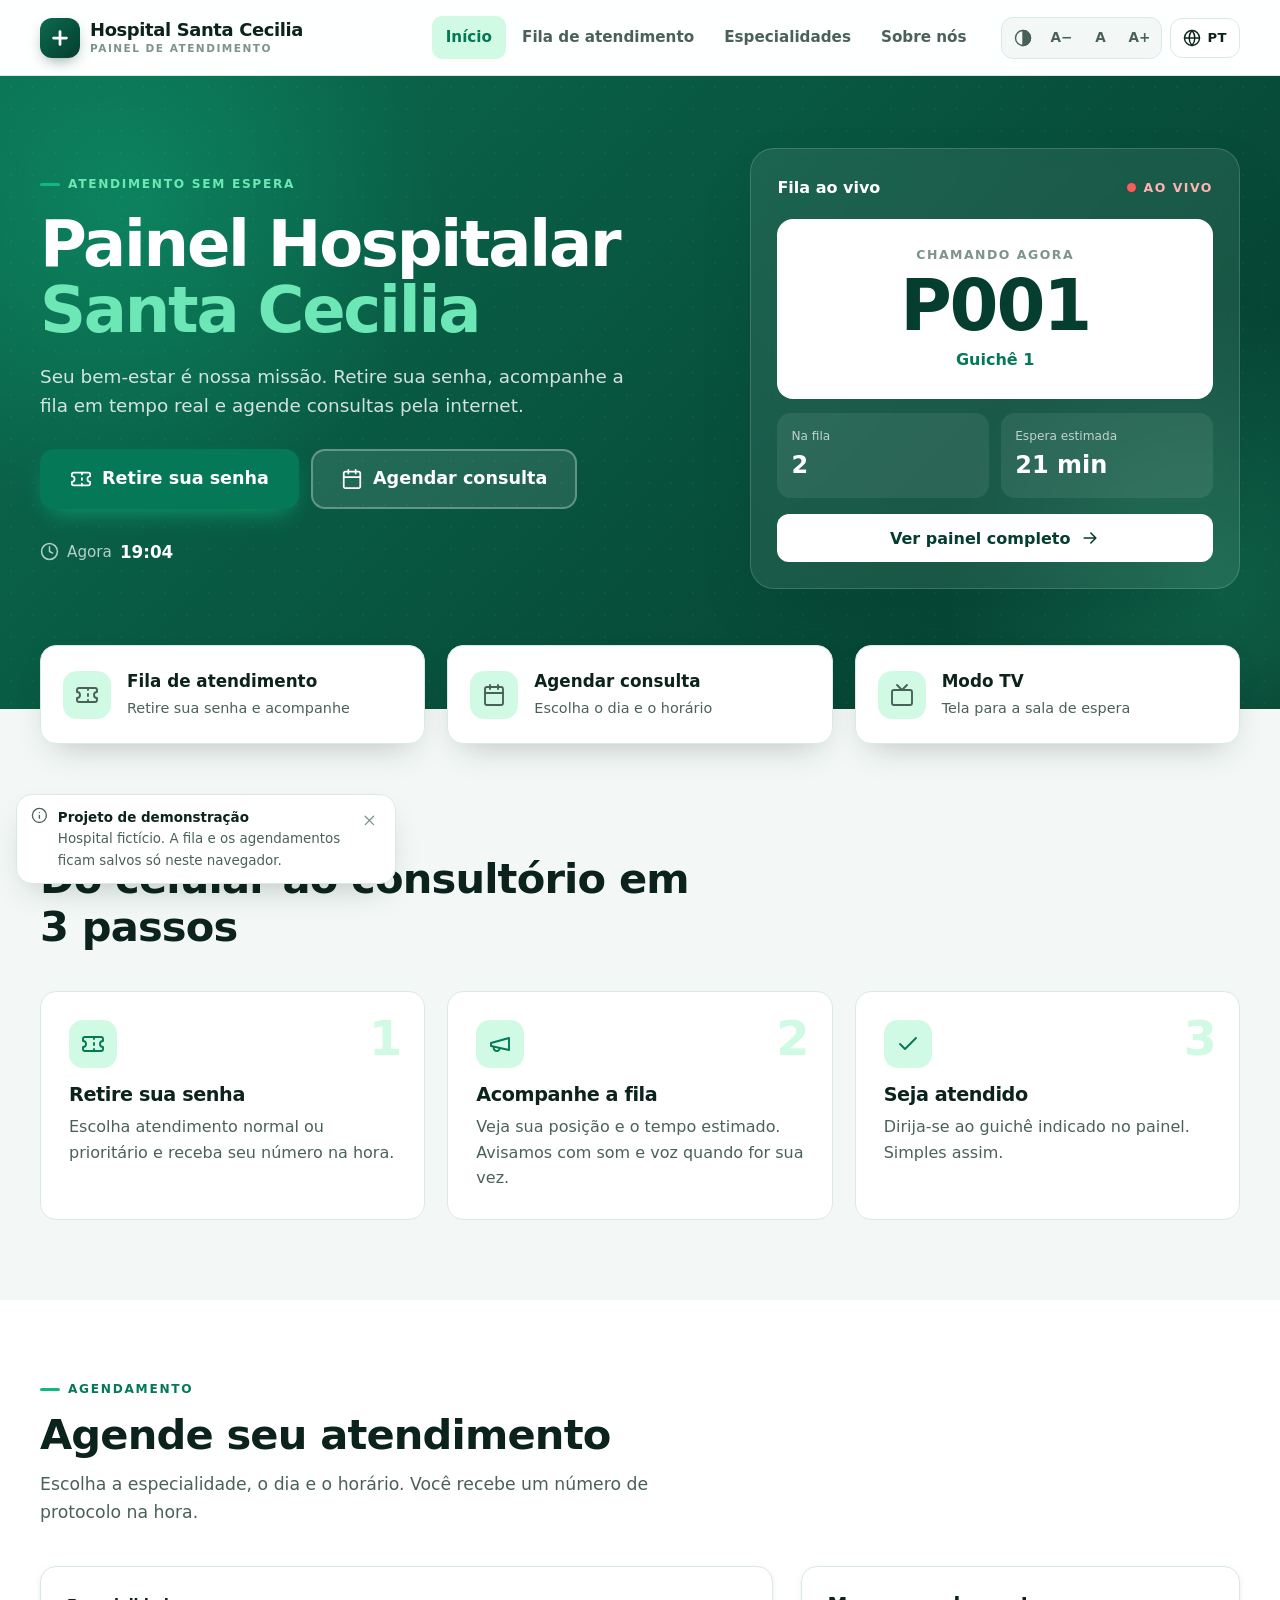
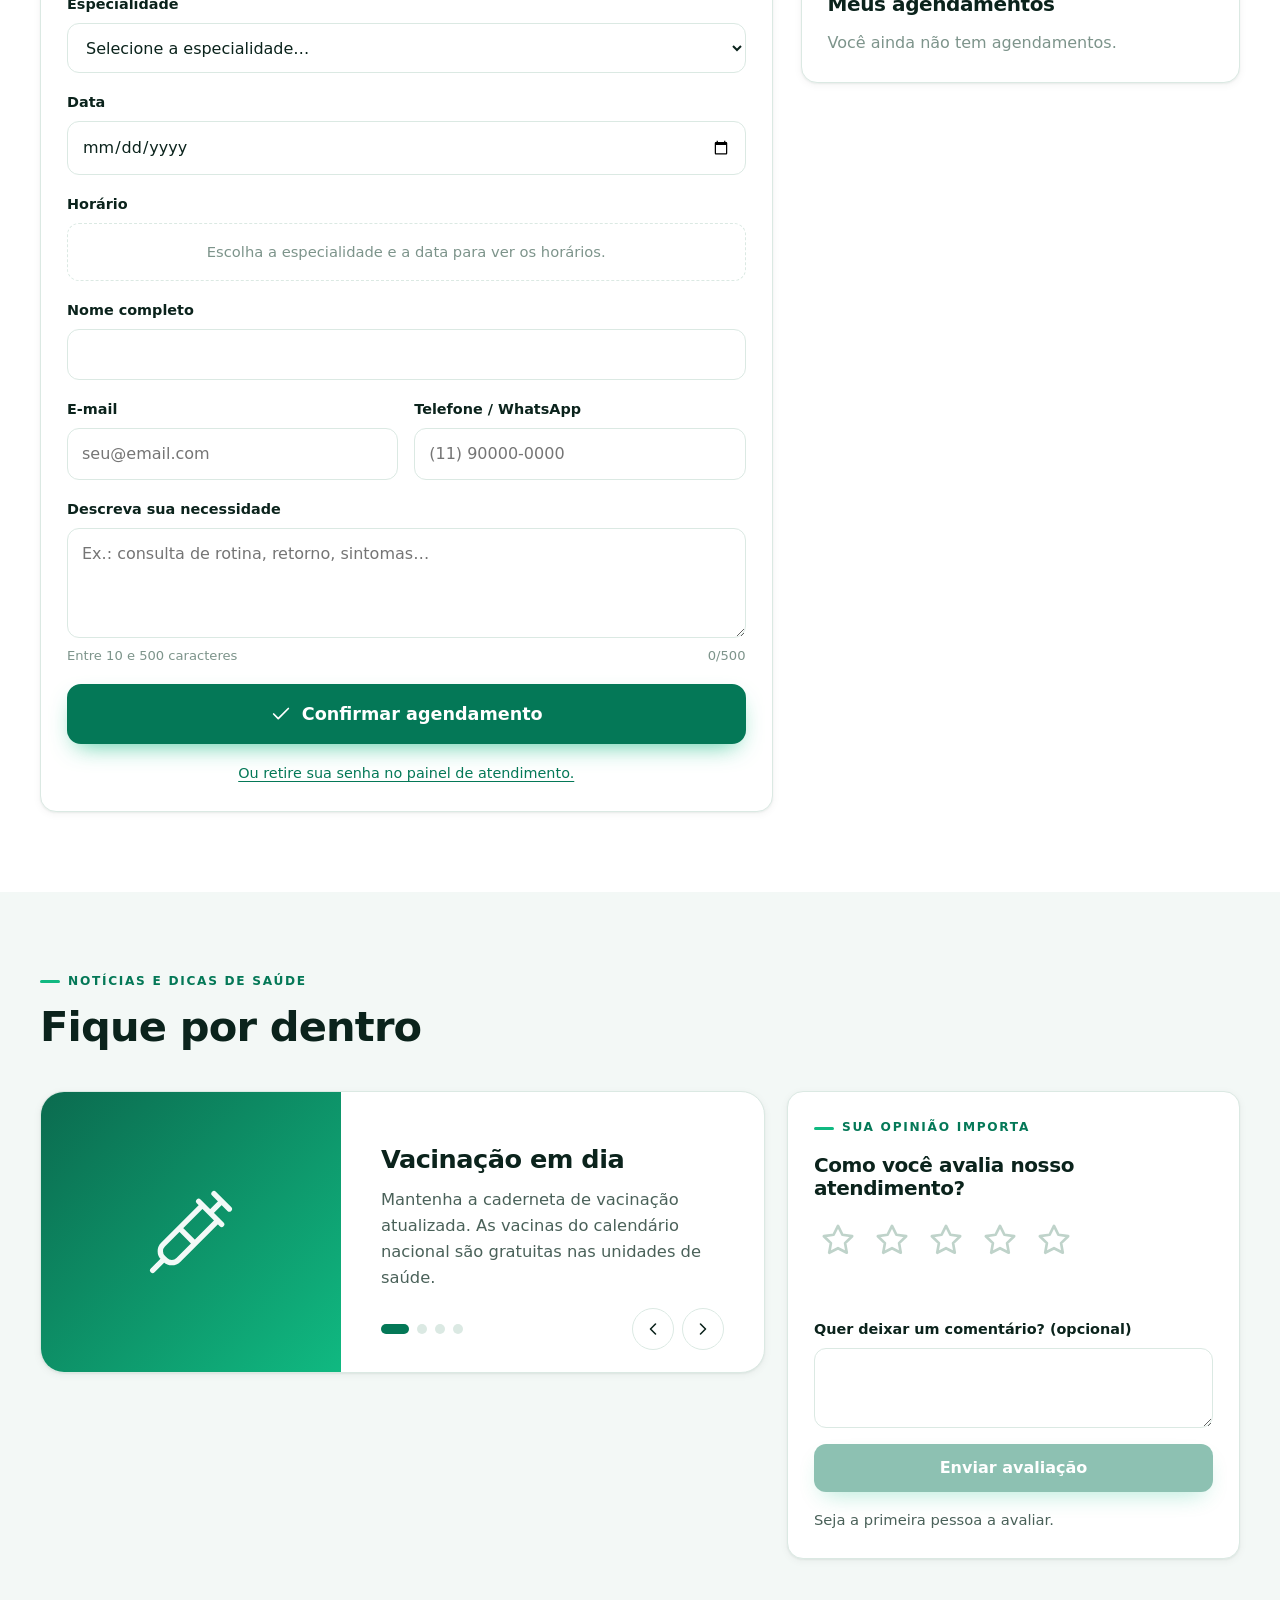
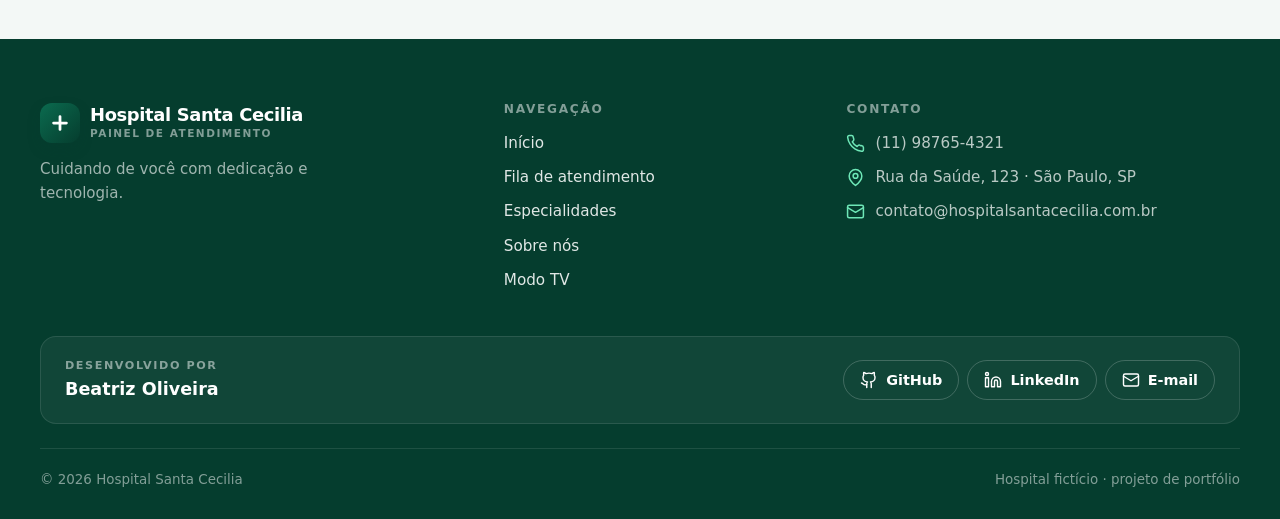
<file: index.html>
<!DOCTYPE html>
<html lang="pt-BR" data-titulo="nav.inicio">
<head>
    <meta charset="UTF-8">
    <meta name="viewport" content="width=device-width, initial-scale=1.0">
    <title>Início · Hospital Santa Cecilia</title>
    <meta name="description" content="Painel de atendimento do Hospital Santa Cecilia: retire sua senha, acompanhe a fila em tempo real e agende consultas.">
    <meta name="author" content="Beatriz Oliveira">
    <meta name="theme-color" content="#053d2e">
    <link rel="icon" href="./favicon.svg" type="image/svg+xml">
    <link rel="stylesheet" href="./css/estilo.css?v=202611261610">
    <script src="./js/textos.js?v=202611261610"></script>
    <script src="./js/i18n.js?v=202611261610"></script>
</head>
<body>
<div id="topo"></div>
<script src="./js/layout.js?v=202611261610"></script>

<main id="conteudo">
    <!-- Abertura -->
    <section class="hero">
        <div class="container">
            <div>
                <span class="sobretitulo" data-i18n="hero.sobre"></span>
                <h1 data-i18n-html="hero.titulo"></h1>
                <p class="hero-texto" data-i18n="hero.texto"></p>
                <div class="hero-acoes">
                    <a class="botao botao-primario botao-grande" href="./fila.html"><span data-icone="ticket"></span><span data-i18n="hero.senha"></span></a>
                    <a class="botao botao-vidro botao-grande" href="#agendar"><span data-icone="calendario"></span><span data-i18n="hero.agendar"></span></a>
                </div>
                <p class="relogio"><span data-icone="relogio"></span><span data-i18n="hero.agora"></span> <strong id="relogio"></strong></p>
            </div>

            <aside class="ao-vivo" aria-live="polite">
                <div class="ao-vivo-topo">
                    <strong style="color:#fff" data-i18n="vivo.titulo"></strong>
                    <span class="ponto-vivo" data-i18n="vivo.ao"></span>
                </div>
                <div class="ao-vivo-senha" id="vivoSenha"></div>
                <div class="ao-vivo-dados">
                    <div><small data-i18n="vivo.nafila"></small><strong id="vivoFila">0</strong></div>
                    <div><small data-i18n="vivo.espera"></small><strong><span id="vivoTempo">0</span> min</strong></div>
                </div>
                <a class="botao botao-claro botao-bloco" href="./fila.html"><span data-i18n="vivo.abrir"></span><span data-icone="seta"></span></a>
            </aside>
        </div>
    </section>

    <!-- Atalhos -->
    <div class="container atalhos">
        <div class="grade grade-3">
            <a class="atalho" href="./fila.html"><span class="icone-redondo"><span data-icone="ticket"></span></span><div><strong data-i18n="atalho.fila"></strong><span data-i18n="atalho.fila.t"></span></div></a>
            <a class="atalho" href="#agendar"><span class="icone-redondo"><span data-icone="calendario"></span></span><div><strong data-i18n="atalho.agendar"></strong><span data-i18n="atalho.agendar.t"></span></div></a>
            <a class="atalho" href="./tv.html" target="_blank" rel="noopener"><span class="icone-redondo"><span data-icone="tv"></span></span><div><strong data-i18n="atalho.tv"></strong><span data-i18n="atalho.tv.t"></span></div></a>
        </div>
    </div>

    <!-- Como funciona -->
    <section class="secao">
        <div class="container">
            <div class="cabecalho-secao">
                <span class="sobretitulo" data-i18n="como.sobre"></span>
                <h2 data-i18n="como.titulo"></h2>
            </div>
            <div class="passos">
                <div class="passo revelar"><span class="icone-redondo"><span data-icone="ticket"></span></span><h3 data-i18n="como.1"></h3><p data-i18n="como.1.t"></p></div>
                <div class="passo revelar"><span class="icone-redondo"><span data-icone="megafone"></span></span><h3 data-i18n="como.2"></h3><p data-i18n="como.2.t"></p></div>
                <div class="passo revelar"><span class="icone-redondo"><span data-icone="check"></span></span><h3 data-i18n="como.3"></h3><p data-i18n="como.3.t"></p></div>
            </div>
        </div>
    </section>

    <!-- Agendamento -->
    <section class="secao secao-papel" id="agendar">
        <div class="container">
            <div class="cabecalho-secao">
                <span class="sobretitulo" data-i18n="ag.sobre"></span>
                <h2 data-i18n="ag.titulo"></h2>
                <p data-i18n="ag.texto"></p>
            </div>
            <div class="agendamento">
                <form id="formAgendamento" class="cartao" novalidate>
                    <div class="campo">
                        <label for="especialidade" data-i18n="ag.especialidade"></label>
                        <select id="especialidade" name="especialidade" required></select>
                        <span class="erro" id="erro-especialidade"></span>
                    </div>
                    <div class="campo">
                        <label for="data" data-i18n="ag.data"></label>
                        <input id="data" name="data" type="date" required>
                        <span class="erro" id="erro-data"></span>
                    </div>
                    <div class="campo">
                        <span class="rotulo" id="rotuloHorario" data-i18n="ag.horario"></span>
                        <div id="horarios" role="group" aria-labelledby="rotuloHorario"></div>
                        <span class="erro" id="erro-horario"></span>
                    </div>
                    <div class="campo">
                        <label for="nome" data-i18n="ag.nome"></label>
                        <input id="nome" name="nome" type="text" autocomplete="name" required>
                        <span class="erro" id="erro-nome"></span>
                    </div>
                    <div class="duas-colunas">
                        <div class="campo">
                            <label for="email" data-i18n="ag.email"></label>
                            <input id="email" name="email" type="email" autocomplete="email" required data-i18n-ph="ag.ph.email">
                            <span class="erro" id="erro-email"></span>
                        </div>
                        <div class="campo">
                            <label for="telefone" data-i18n="ag.telefone"></label>
                            <input id="telefone" name="telefone" type="tel" autocomplete="tel" inputmode="numeric" required data-i18n-ph="ag.ph.telefone">
                            <span class="erro" id="erro-telefone"></span>
                        </div>
                    </div>
                    <div class="campo">
                        <label for="mensagem" data-i18n="ag.mensagem"></label>
                        <textarea id="mensagem" name="mensagem" maxlength="500" required data-i18n-ph="ag.ph.mensagem"></textarea>
                        <span class="ajuda"><span data-i18n="ag.mensagem.ajuda"></span><span id="contador">0/500</span></span>
                        <span class="erro" id="erro-mensagem"></span>
                    </div>
                    <button type="submit" class="botao botao-primario botao-grande botao-bloco"><span data-icone="check"></span><span data-i18n="ag.enviar"></span></button>
                    <p style="text-align:center;font-size:.9rem"><a href="./fila.html" data-i18n="ag.ou"></a></p>
                </form>

                <aside class="grade" style="gap:18px">
                    <div class="confirmacao" id="confirmacao" hidden aria-live="polite"></div>
                    <div class="cartao">
                        <h3 style="margin-bottom:14px" data-i18n="ag.meus"></h3>
                        <ul class="meus-agendamentos" id="meusAgendamentos"></ul>
                    </div>
                </aside>
            </div>
        </div>
    </section>

    <!-- Notícias e avaliação -->
    <section class="secao">
        <div class="container">
            <div class="cabecalho-secao">
                <span class="sobretitulo" data-i18n="not.sobre"></span>
                <h2 data-i18n="not.titulo"></h2>
            </div>
            <div class="grade grade-noticias" id="gradeNoticias">
                <div class="carrossel" id="carrossel" aria-roledescription="carousel">
                    <div class="carrossel-trilho" id="trilho"></div>
                    <div class="carrossel-controles">
                        <div class="pontos" id="pontos"></div>
                        <div class="setas">
                            <button type="button" id="anterior" data-i18n-aria="not.anterior"><span data-icone="anterior"></span></button>
                            <button type="button" id="proxima" data-i18n-aria="not.proxima"><span data-icone="proxima"></span></button>
                        </div>
                    </div>
                </div>

                <div class="cartao avaliacao" id="avaliacao">
                    <span class="sobretitulo" data-i18n="av.sobre"></span>
                    <h3 data-i18n="av.titulo"></h3>
                    <div class="estrelas" id="estrelas" role="radiogroup" data-i18n-aria="av.titulo"></div>
                    <p class="rotulo-nota" id="rotuloNota"></p>
                    <div class="campo">
                        <label for="comentario" data-i18n="av.comentario"></label>
                        <textarea id="comentario" maxlength="300" style="min-height:80px"></textarea>
                    </div>
                    <button type="button" class="botao botao-primario" id="enviarAvaliacao" disabled data-i18n="av.enviar"></button>
                    <p class="confirmacao" id="obrigado" hidden></p>
                    <div class="media-avaliacoes" id="media"></div>
                </div>
            </div>
        </div>
    </section>
</main>

<div id="rodape"></div>
<script src="./js/fila.js?v=202611261610"></script>
<script src="./js/dados.js?v=202611261610"></script>
<script src="./js/inicio.js?v=202611261610"></script>
</body>
</html>
</file>
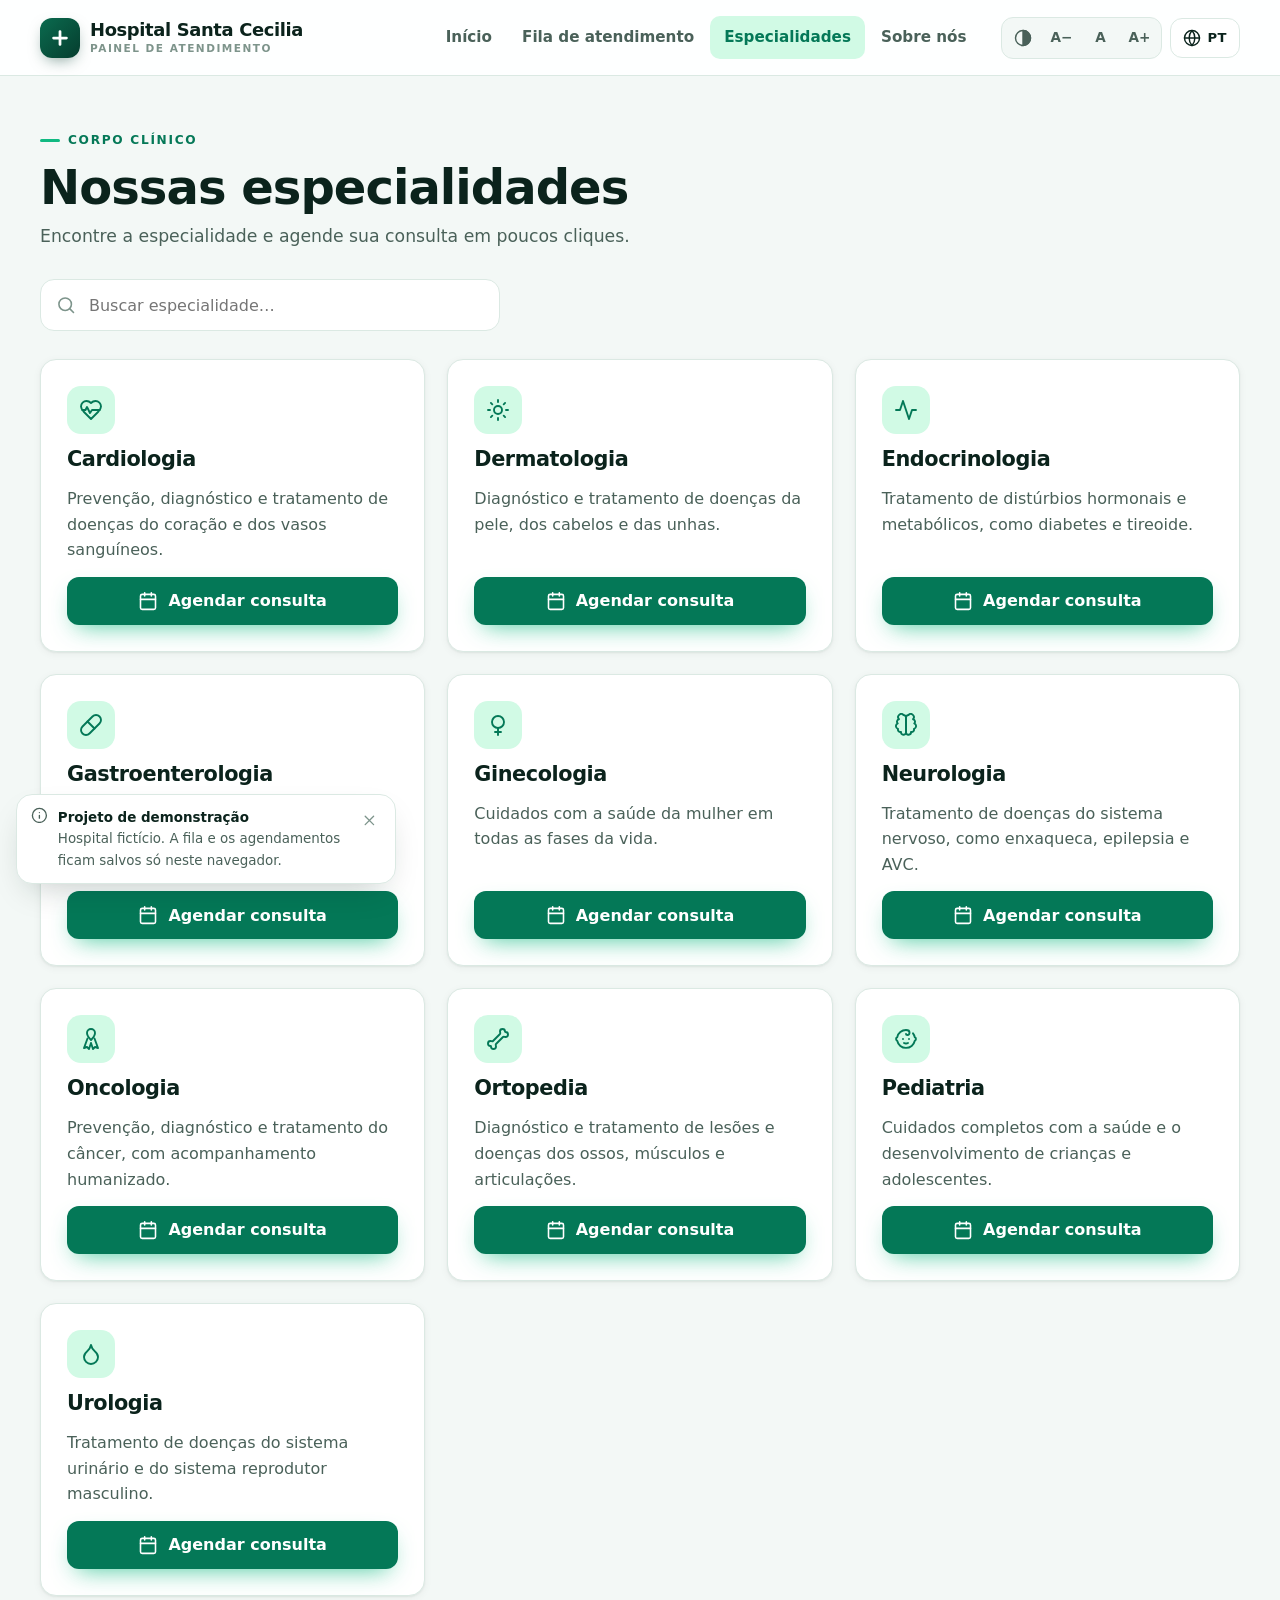
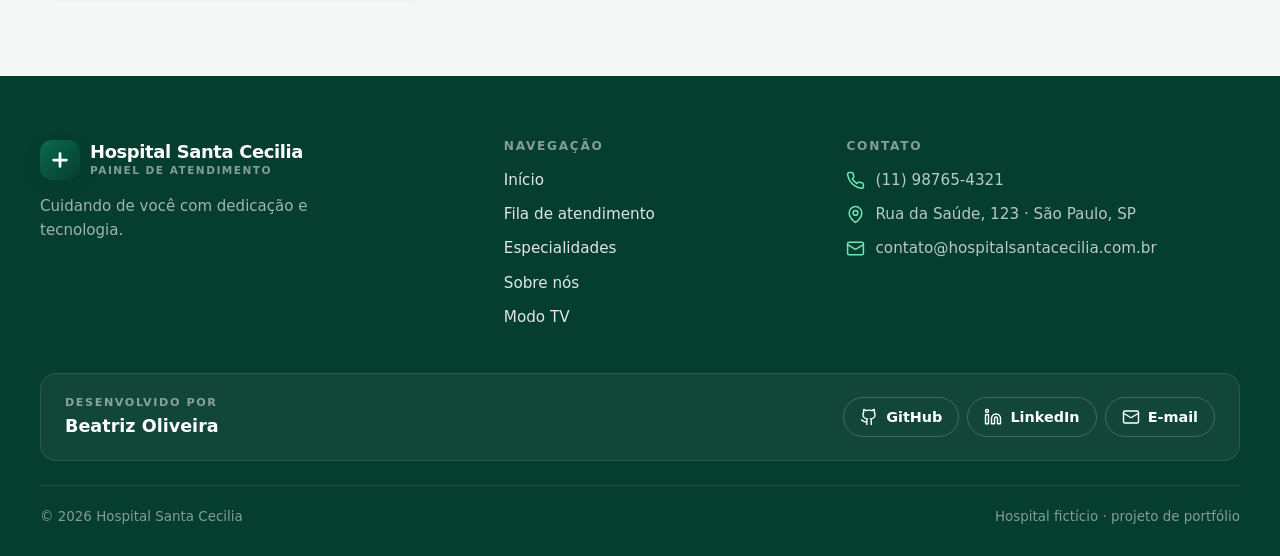
<file: especialidades.html>
<!DOCTYPE html>
<html lang="pt-BR" data-titulo="nav.especialidades">
<head>
    <meta charset="UTF-8">
    <meta name="viewport" content="width=device-width, initial-scale=1.0">
    <title>Especialidades · Hospital Santa Cecilia</title>
    <meta name="description" content="Especialidades do Hospital Santa Cecilia: encontre e agende sua consulta.">
    <meta name="author" content="Beatriz Oliveira">
    <meta name="theme-color" content="#053d2e">
    <link rel="icon" href="./favicon.svg" type="image/svg+xml">
    <link rel="stylesheet" href="./css/estilo.css?v=202611261610">
    <script src="./js/textos.js?v=202611261610"></script>
    <script src="./js/i18n.js?v=202611261610"></script>
</head>
<body>
<div id="topo"></div>
<script src="./js/layout.js?v=202611261610"></script>

<main id="conteudo">
    <header class="cabecalho-pagina">
        <div class="container">
            <span class="sobretitulo" data-i18n="esp.sobre"></span>
            <h1 style="margin-top:10px" data-i18n="esp.titulo"></h1>
            <p data-i18n="esp.texto"></p>
        </div>
    </header>
    <section class="container" style="padding-bottom:80px">
        <div class="busca-especialidade">
            <span data-icone="busca"></span>
            <label class="visualmente-oculto" for="buscaEsp" data-i18n="esp.buscar"></label>
            <input id="buscaEsp" type="search" autocomplete="off" data-i18n-ph="esp.buscar">
        </div>
        <div class="grade grade-3" id="listaEsp" aria-live="polite"></div>
    </section>
</main>

<div id="rodape"></div>
<script src="./js/dados.js?v=202611261610"></script>
<script>
(function () {
    const lista = document.getElementById('listaEsp');
    const busca = document.getElementById('buscaEsp');
    const semAcento = (s) => s.normalize('NFD').replace(/[̀-ͯ]/g, '').toLowerCase();
    function desenhar() {
        const idioma = I18N.idioma();
        const termo = semAcento(busca.value.trim());
        const itens = ESPECIALIDADES
            .filter(e => !termo || semAcento(e.nome[idioma] + ' ' + e.desc[idioma]).includes(termo))
            .sort((a, b) => a.nome[idioma].localeCompare(b.nome[idioma]));
        lista.innerHTML = itens.length ? itens.map(e => `
            <article class="cartao especialidade">
                <span class="icone-redondo">${icone(e.icone)}</span>
                <h2 style="font-size:1.3rem">${e.nome[idioma]}</h2>
                <p>${e.desc[idioma]}</p>
                <a class="botao botao-primario" href="./index.html?especialidade=${e.id}#agendar">${icone('calendario')}<span>${I18N.t('esp.agendar')}</span></a>
            </article>`).join('')
            : `<p class="vazio" style="grid-column:1/-1">${I18N.t('esp.nenhuma')}</p>`;
    }
    busca.addEventListener('input', desenhar);
    I18N.aoTrocar(desenhar);
    desenhar();
})();
</script>
</body>
</html>
</file>
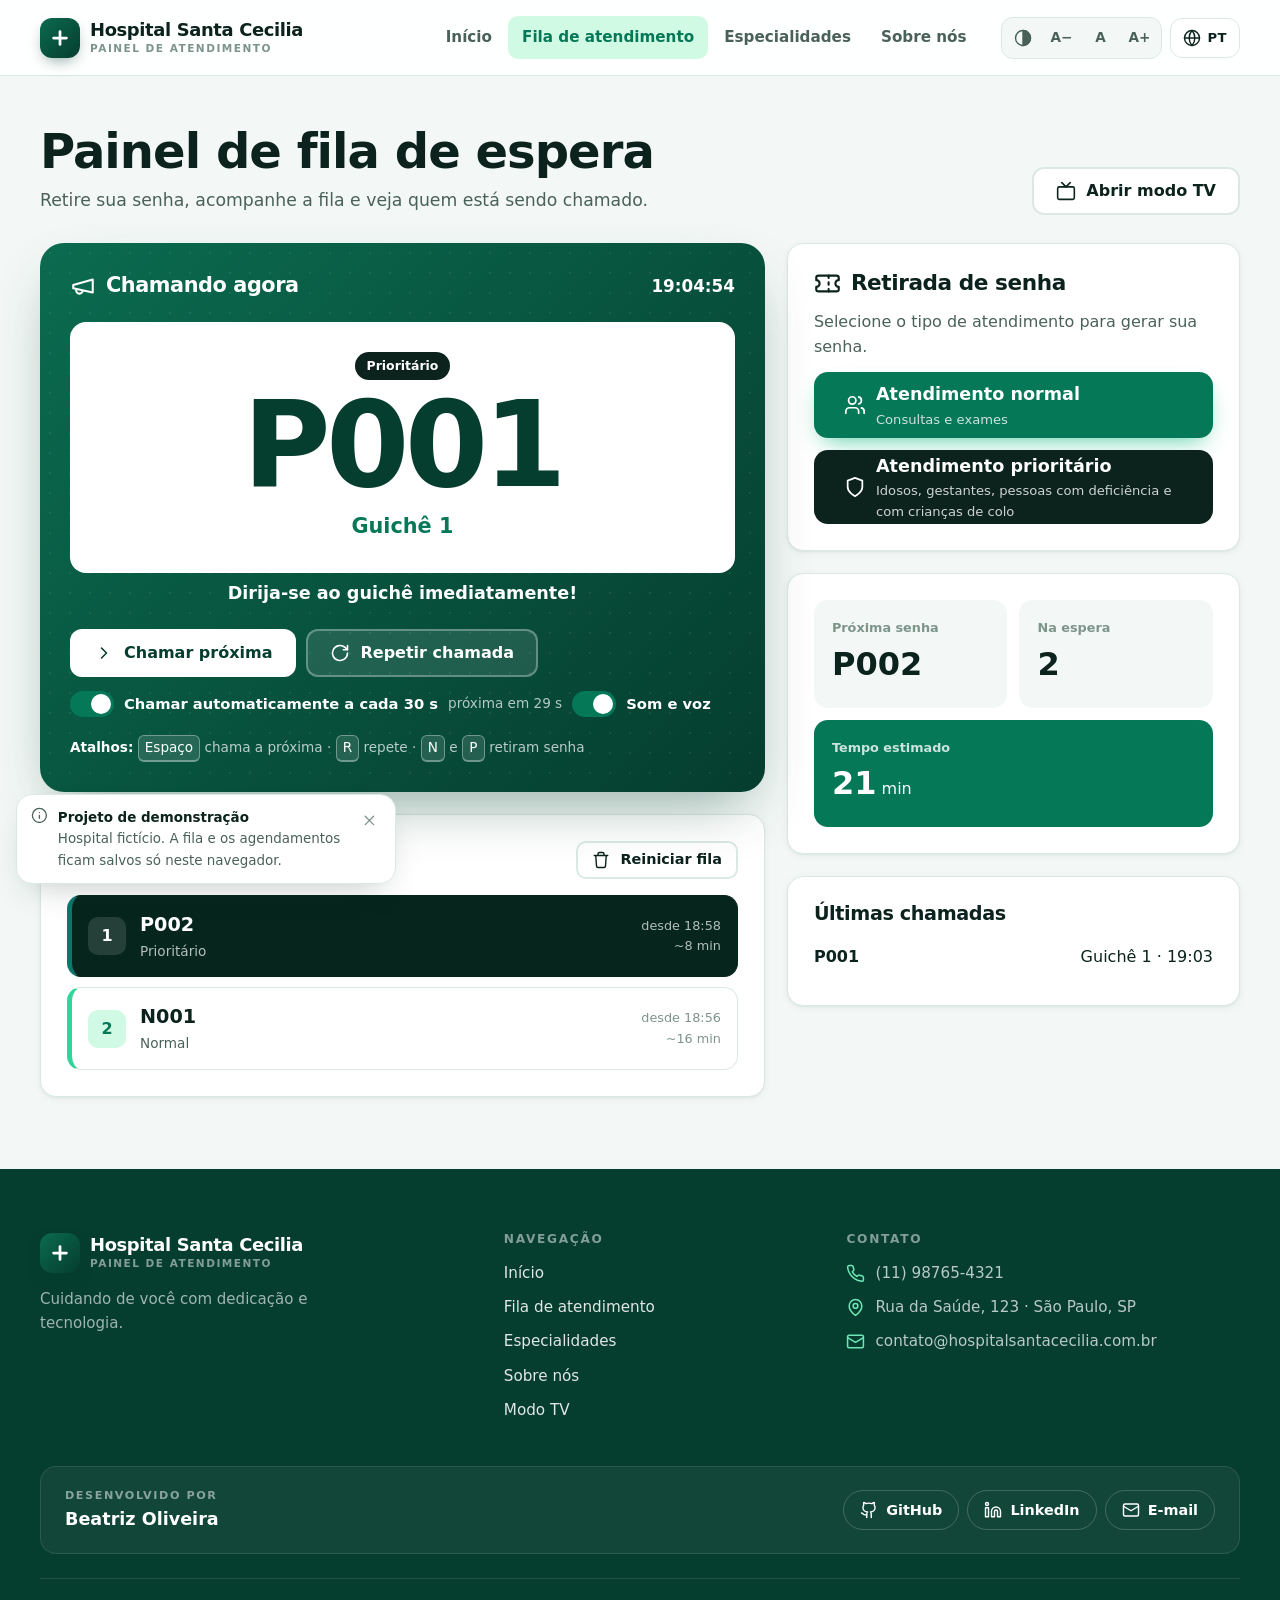
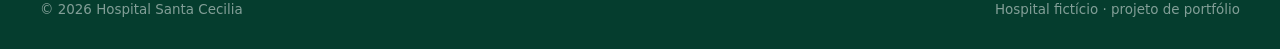
<file: fila.html>
<!DOCTYPE html>
<html lang="pt-BR" data-titulo="nav.fila">
<head>
    <meta charset="UTF-8">
    <meta name="viewport" content="width=device-width, initial-scale=1.0">
    <title>Fila de atendimento · Hospital Santa Cecilia</title>
    <meta name="description" content="Painel de fila de espera: retire sua senha, acompanhe a fila e veja quem está sendo chamado.">
    <meta name="author" content="Beatriz Oliveira">
    <meta name="theme-color" content="#053d2e">
    <link rel="icon" href="./favicon.svg" type="image/svg+xml">
    <link rel="stylesheet" href="./css/estilo.css?v=202611261610">
    <script src="./js/textos.js?v=202611261610"></script>
    <script src="./js/i18n.js?v=202611261610"></script>
</head>
<body>
<div id="topo"></div>
<script src="./js/layout.js?v=202611261610"></script>

<main id="conteudo">
    <header class="cabecalho-pagina">
        <div class="container linha-topo">
            <div>
                <h1 data-i18n="fila.titulo"></h1>
                <p data-i18n="fila.texto"></p>
            </div>
            <a class="botao botao-contorno" href="./tv.html" target="_blank" rel="noopener" id="abrirTv"><span data-icone="tv"></span><span data-i18n="fila.tv"></span></a>
        </div>
    </header>

    <div class="container">
        <div class="minha-senha-faixa" id="minhaSenha" hidden aria-live="polite">
            <div>
                <strong id="minhaSenhaTitulo"></strong>
                <div id="minhaSenhaInfo"></div>
            </div>
            <div class="minha-senha-acoes">
                <button type="button" class="botao botao-primario botao-pequeno" id="ativarNotificacoes" hidden><span data-icone="sino"></span><span data-i18n="fila.notif.ativar"></span></button>
                <button type="button" class="botao botao-contorno botao-pequeno" id="esquecerSenha" data-i18n="fila.minha.esquecer"></button>
            </div>
        </div>

        <div class="painel">
            <div class="grade" style="gap:22px">
                <!-- Chamando agora -->
                <section class="chamando" id="chamando" aria-live="assertive">
                    <div class="chamando-topo">
                        <h2><span data-icone="megafone"></span><span data-i18n="fila.chamando"></span></h2>
                        <span class="relogio" style="margin:0"><strong id="relogio"></strong></span>
                    </div>
                    <div id="chamandoConteudo"></div>
                    <div class="controles-atendente">
                        <button type="button" class="botao botao-claro" id="chamarProxima"><span data-icone="proxima"></span><span data-i18n="fila.chamar"></span></button>
                        <button type="button" class="botao botao-vidro" id="repetirChamada"><span data-icone="repetir"></span><span data-i18n="fila.repetir"></span></button>
                    </div>
                    <div class="controles-atendente" style="margin-top:14px; align-items:center">
                        <label class="interruptor"><input type="checkbox" id="autoAvancar"><span data-i18n="fila.auto"></span></label>
                        <span class="contagem-auto" id="contagemAuto"></span>
                        <label class="interruptor"><input type="checkbox" id="somAtivo"><span data-i18n="fila.som"></span></label>
                    </div>
                    <p class="dica-atalhos" data-i18n-html="fila.atalhos"></p>
                </section>

                <!-- Lista de espera -->
                <section class="cartao">
                    <div style="display:flex;justify-content:space-between;align-items:center;gap:12px;margin-bottom:16px">
                        <h2 style="font-size:1.35rem" data-i18n="fila.espera"></h2>
                        <button type="button" class="botao botao-contorno botao-pequeno" id="reiniciarFila"><span data-icone="lixeira"></span><span data-i18n="fila.reiniciar"></span></button>
                    </div>
                    <ol class="lista-espera" id="listaEspera" aria-live="polite"></ol>
                </section>
            </div>

            <div class="coluna-lateral">
                <!-- Retirar senha -->
                <section class="cartao retirar">
                    <h2 style="font-size:1.35rem;display:flex;gap:10px;align-items:center"><span data-icone="ticket"></span><span data-i18n="fila.retirar"></span></h2>
                    <p data-i18n="fila.retirar.texto"></p>
                    <button type="button" class="botao botao-primario botao-grande" data-retirar="N"><span data-icone="pessoas"></span><span><span data-i18n="fila.btn.normal"></span><small data-i18n="fila.btn.normal.t"></small></span></button>
                    <button type="button" class="botao botao-escuro botao-grande" data-retirar="P"><span data-icone="escudo"></span><span><span data-i18n="fila.btn.prior"></span><small data-i18n="fila.btn.prior.t"></small></span></button>
                </section>

                <!-- Indicadores -->
                <section class="cartao">
                    <div class="indicadores">
                        <div class="indicador"><small data-i18n="fila.proxima"></small><strong id="proximaSenha">—</strong></div>
                        <div class="indicador"><small data-i18n="fila.naespera"></small><strong id="totalEspera">0</strong></div>
                        <div class="indicador destaque" style="grid-column:1/-1"><small data-i18n="fila.tempo"></small><strong id="tempoEstimado">0</strong> <span data-i18n="fila.min"></span></div>
                    </div>
                </section>

                <!-- Histórico -->
                <section class="cartao">
                    <h2 style="font-size:1.2rem;margin-bottom:8px" data-i18n="fila.historico"></h2>
                    <ul class="historico" id="historico"></ul>
                </section>
            </div>
        </div>
    </div>
</main>

<!-- Comprovante da senha -->
<div class="janela" id="janelaSenha" role="dialog" aria-modal="true" aria-labelledby="compTitulo" hidden>
    <div class="janela-caixa">
        <button type="button" class="janela-fechar" data-fechar data-i18n-aria="comp.fechar"><span data-icone="fechar"></span></button>
        <div class="comprovante" id="comprovante">
            <span class="marca" id="compMarca"></span>
            <h2 id="compTitulo" style="font-size:1.1rem;margin-top:8px" data-i18n="comp.titulo"></h2>
            <div class="comprovante-numero"><strong id="compNumero"></strong></div>
            <dl>
                <div><dt data-i18n="comp.tipo"></dt><dd id="compTipo"></dd></div>
                <div><dt data-i18n="comp.posicao"></dt><dd id="compPosicao"></dd></div>
                <div><dt data-i18n="comp.tempo"></dt><dd id="compTempo"></dd></div>
                <div><dt data-i18n="comp.previsto"></dt><dd id="compPrevisto"></dd></div>
                <div><dt data-i18n="comp.hora"></dt><dd id="compHora"></dd></div>
            </dl>
            <p style="margin-top:8px" data-i18n="comp.guarde"></p>
            <p style="font-weight:700;color:var(--azul-escuro)" data-i18n="comp.acompanhar"></p>
        </div>
        <div class="janela-acoes">
            <button type="button" class="botao botao-contorno" id="imprimirSenha"><span data-icone="impressora"></span><span data-i18n="comp.imprimir"></span></button>
            <button type="button" class="botao botao-primario" data-fechar data-i18n="comp.fechar"></button>
        </div>
    </div>
</div>

<div id="rodape"></div>
<script src="./js/fila.js?v=202611261610"></script>
<script src="./js/painel.js?v=202611261610"></script>
</body>
</html>
</file>
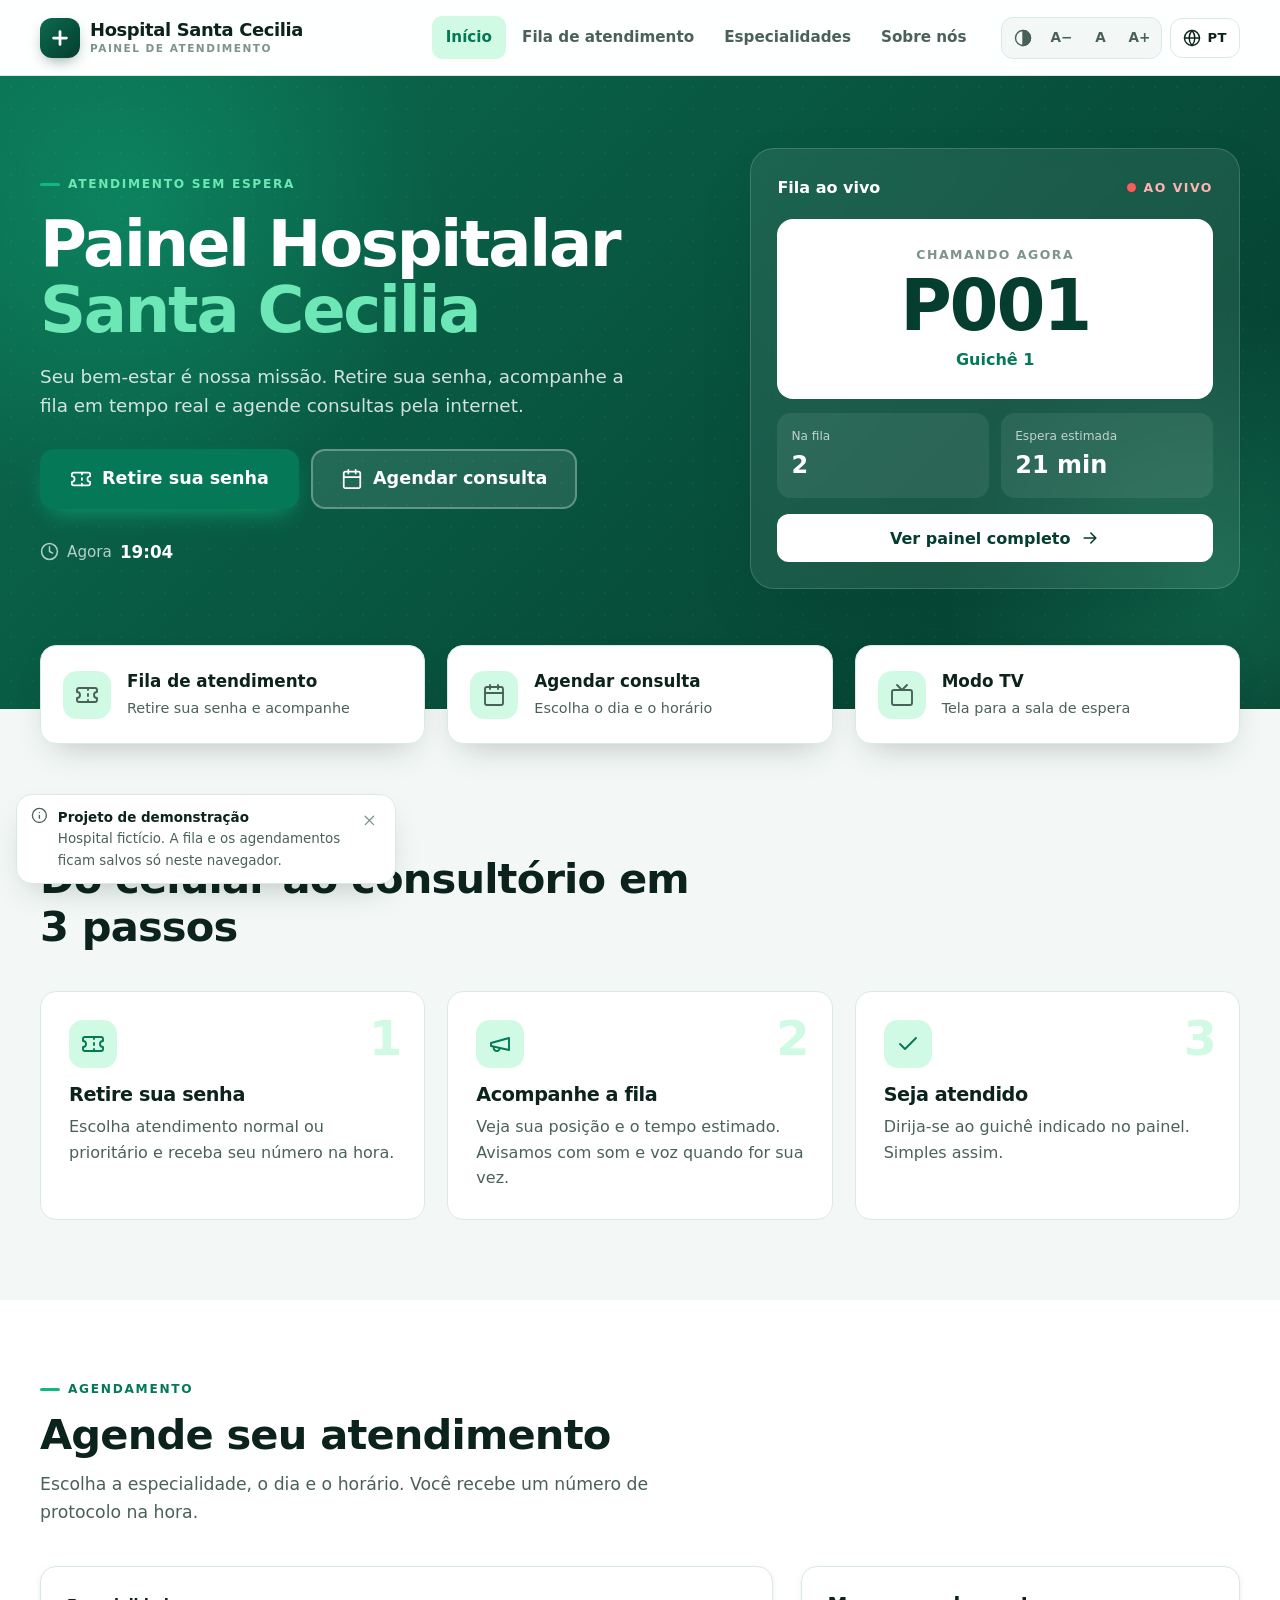
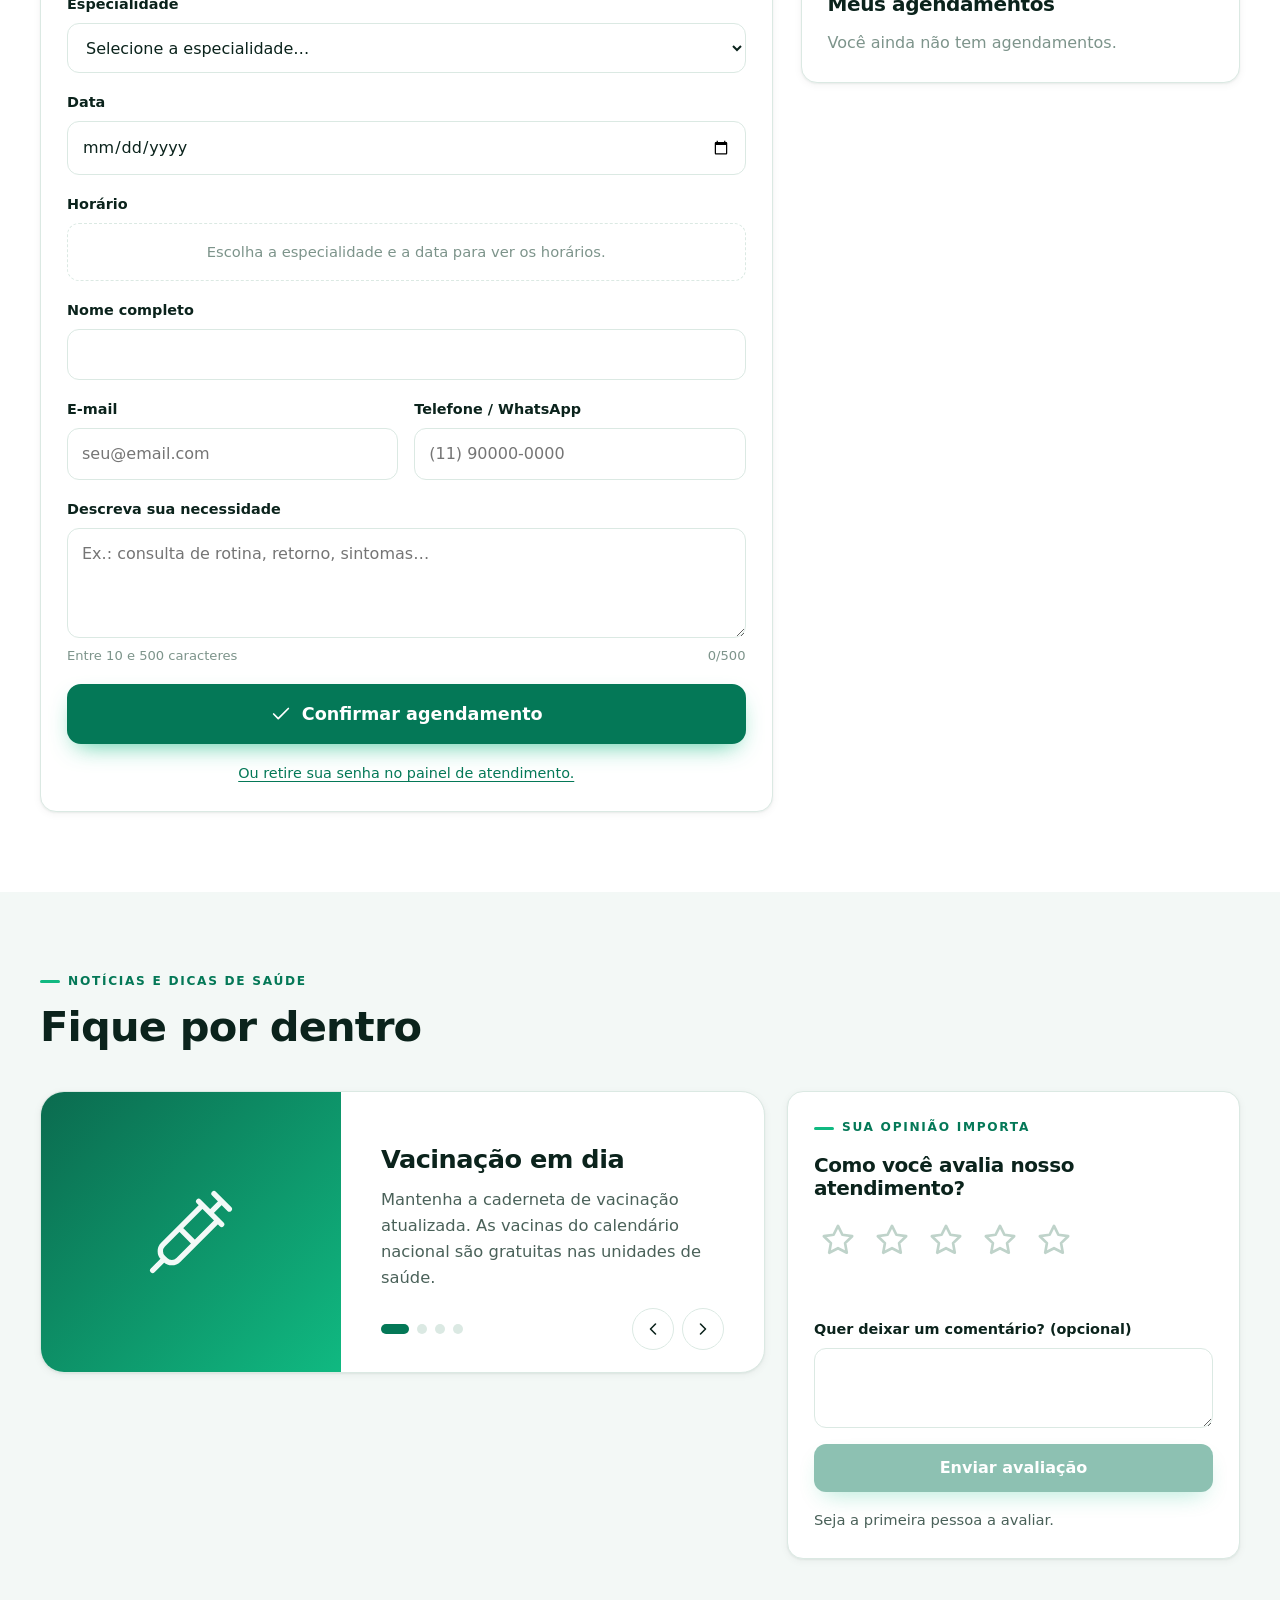
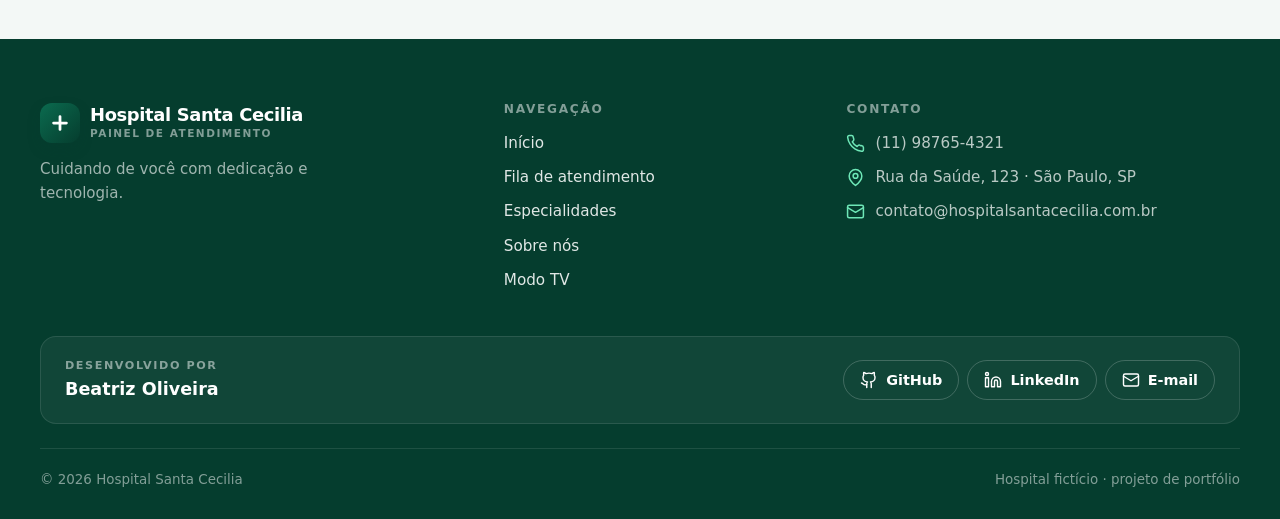
<file: hospital_santa_cecilia.html>
<!DOCTYPE html>
<html lang="pt-BR">
<head>
    <meta charset="UTF-8">
    <title>Hospital Santa Cecilia</title>
    <!-- Endereço antigo do painel: agora a página inicial é o index.html -->
    <meta http-equiv="refresh" content="0; url=./index.html">
    <script>location.replace('./index.html');</script>
</head>
<body><p>Redirecionando para a <a href="./index.html">página inicial</a>…</p></body>
</html>
</file>
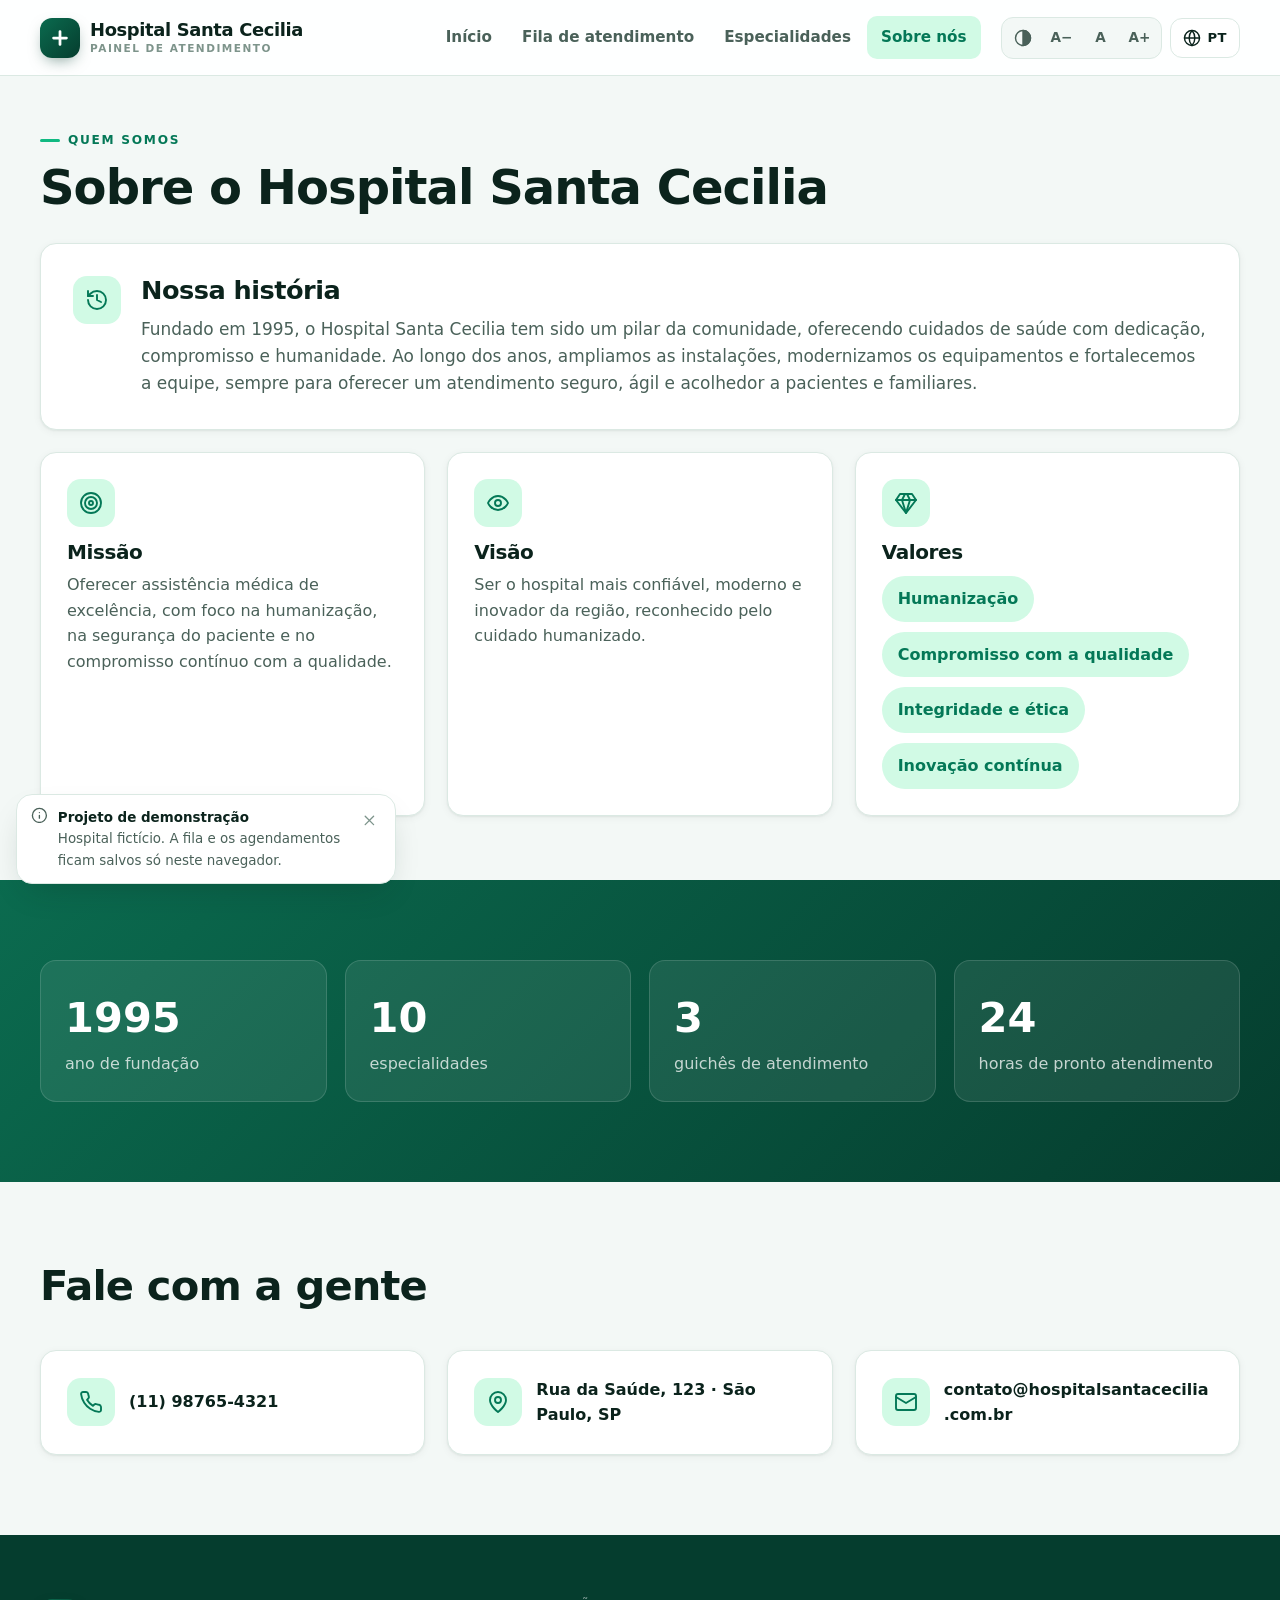
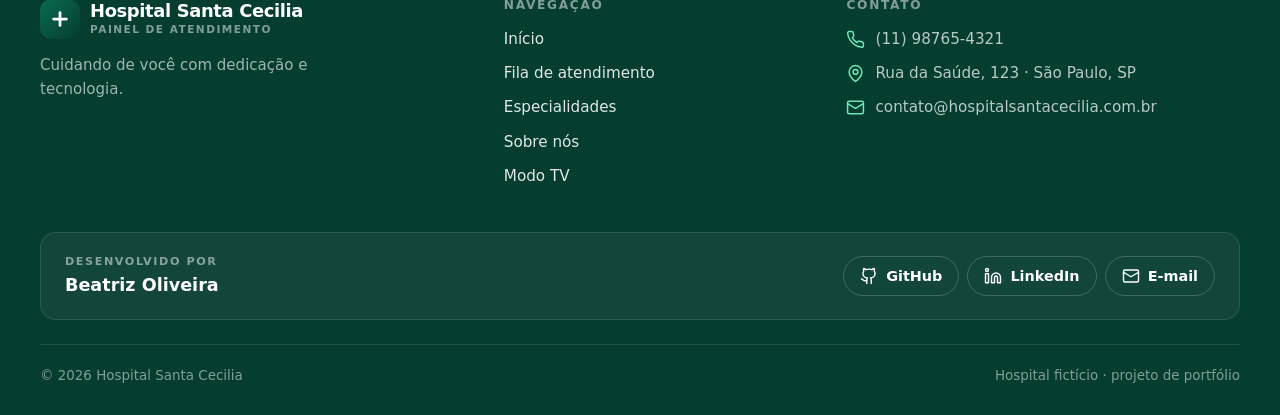
<file: sobre.html>
<!DOCTYPE html>
<html lang="pt-BR" data-titulo="nav.sobre">
<head>
    <meta charset="UTF-8">
    <meta name="viewport" content="width=device-width, initial-scale=1.0">
    <title>Sobre nós · Hospital Santa Cecilia</title>
    <meta name="description" content="Conheça a história, a missão, a visão e os valores do Hospital Santa Cecilia.">
    <meta name="author" content="Beatriz Oliveira">
    <meta name="theme-color" content="#053d2e">
    <link rel="icon" href="./favicon.svg" type="image/svg+xml">
    <link rel="stylesheet" href="./css/estilo.css?v=202611261610">
    <script src="./js/textos.js?v=202611261610"></script>
    <script src="./js/i18n.js?v=202611261610"></script>
</head>
<body>
<div id="topo"></div>
<script src="./js/layout.js?v=202611261610"></script>

<main id="conteudo">
    <header class="cabecalho-pagina">
        <div class="container">
            <span class="sobretitulo" data-i18n="sobre.sobre"></span>
            <h1 style="margin-top:10px" data-i18n="sobre.titulo"></h1>
        </div>
    </header>

    <section class="container" style="padding-bottom:64px">
        <article class="cartao revelar" style="display:grid;grid-template-columns:auto 1fr;gap:20px;align-items:start;padding:32px">
            <span class="icone-redondo"><span data-icone="historia"></span></span>
            <div>
                <h2 style="font-size:1.6rem;margin-bottom:10px" data-i18n="sobre.historia"></h2>
                <p style="font-size:1.06rem" data-i18n="sobre.historia.t"></p>
            </div>
        </article>
        <div class="grade grade-3" style="margin-top:22px">
            <article class="cartao revelar"><span class="icone-redondo"><span data-icone="alvo"></span></span><h3 style="margin:14px 0 8px" data-i18n="sobre.missao"></h3><p data-i18n="sobre.missao.t"></p></article>
            <article class="cartao revelar"><span class="icone-redondo"><span data-icone="olho"></span></span><h3 style="margin:14px 0 8px" data-i18n="sobre.visao"></h3><p data-i18n="sobre.visao.t"></p></article>
            <article class="cartao revelar"><span class="icone-redondo"><span data-icone="diamante"></span></span><h3 style="margin:14px 0 12px" data-i18n="sobre.valores"></h3>
                <ul class="valores"><li data-i18n="sobre.v1"></li><li data-i18n="sobre.v2"></li><li data-i18n="sobre.v3"></li><li data-i18n="sobre.v4"></li></ul></article>
        </div>
    </section>

    <section class="secao secao-escura">
        <div class="container numeros">
            <div class="numero"><strong data-contar="1995">1995</strong><span data-i18n="sobre.n1"></span></div>
            <div class="numero"><strong data-contar="10">10</strong><span data-i18n="sobre.n2"></span></div>
            <div class="numero"><strong data-contar="3">3</strong><span data-i18n="sobre.n3"></span></div>
            <div class="numero"><strong data-contar="24">24</strong><span data-i18n="sobre.n4"></span></div>
        </div>
    </section>

    <section class="secao">
        <div class="container">
            <div class="cabecalho-secao"><h2 data-i18n="sobre.contato"></h2></div>
            <div class="grade grade-3">
                <div class="cartao" style="display:flex;gap:14px;align-items:center"><span class="icone-redondo"><span data-icone="telefone"></span></span><strong>(11) 98765-4321</strong></div>
                <div class="cartao" style="display:flex;gap:14px;align-items:center"><span class="icone-redondo"><span data-icone="pino"></span></span><strong data-i18n="rod.endereco"></strong></div>
                <div class="cartao" style="display:flex;gap:14px;align-items:center;overflow-wrap:anywhere"><span class="icone-redondo"><span data-icone="email"></span></span><strong>contato@hospitalsantacecilia.com.br</strong></div>
            </div>
        </div>
    </section>
</main>

<div id="rodape"></div>
<script>
// Números contam de 0 até o valor quando aparecem na tela
(function () {
    const itens = document.querySelectorAll('[data-contar]');
    const animar = (el) => {
        const alvo = +el.dataset.contar;
        const inicio = alvo > 1000 ? alvo - 30 : 0;
        const t0 = performance.now();
        const passo = (agora) => {
            const p = Math.min(1, (agora - t0) / 1200);
            el.textContent = Math.round(inicio + (alvo - inicio) * (1 - Math.pow(1 - p, 3)));
            if (p < 1) requestAnimationFrame(passo);
        };
        requestAnimationFrame(passo);
    };
    if (matchMedia('(prefers-reduced-motion: reduce)').matches || !('IntersectionObserver' in window)) return;
    const obs = new IntersectionObserver((ent) => ent.forEach(e => { if (e.isIntersecting) { animar(e.target); obs.unobserve(e.target); } }), { threshold: .5 });
    itens.forEach(el => obs.observe(el));
})();
</script>
</body>
</html>
</file>
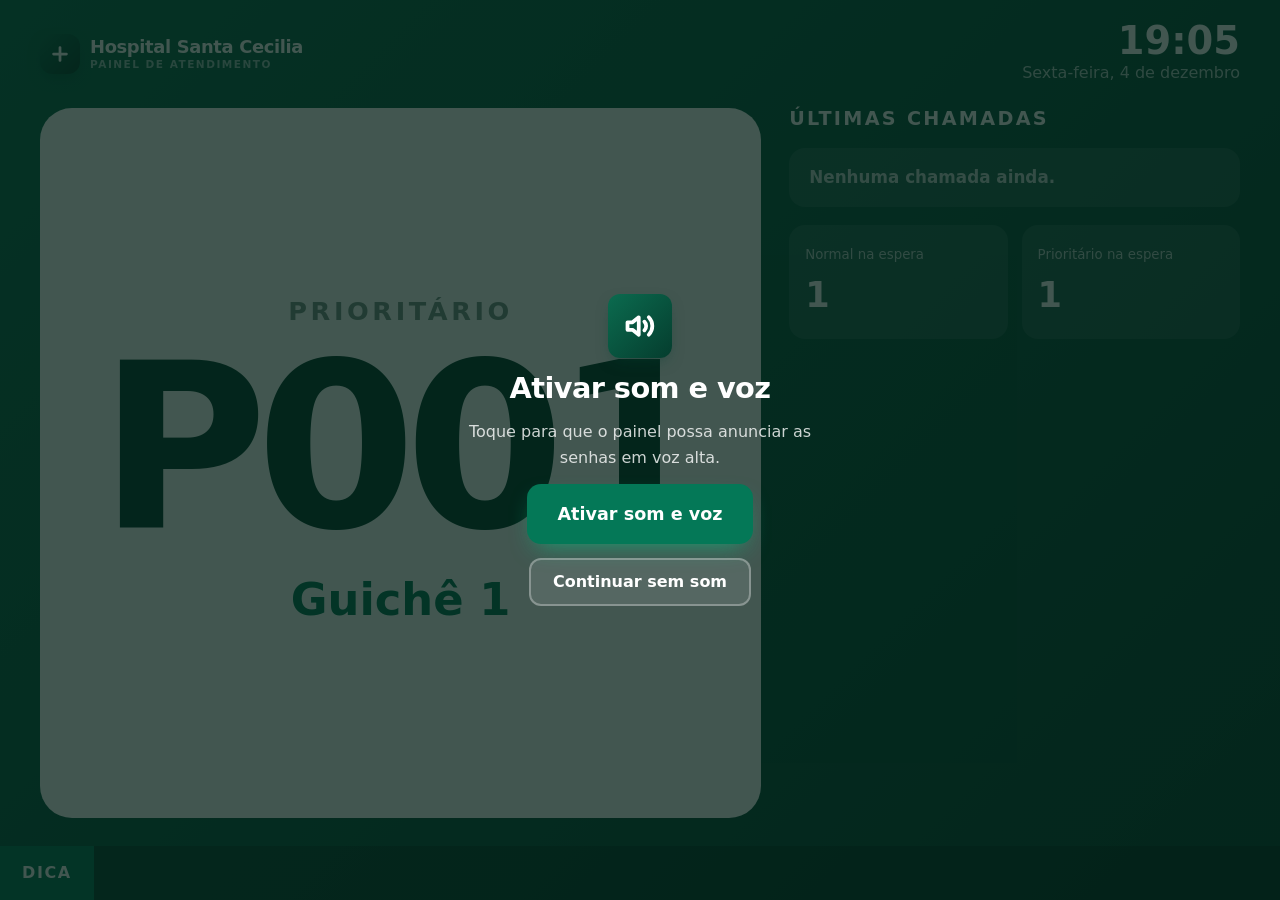
<file: tv.html>
<!DOCTYPE html>
<html lang="pt-BR" data-titulo="atalho.tv">
<head>
    <meta charset="UTF-8">
    <meta name="viewport" content="width=device-width, initial-scale=1.0">
    <title>Modo TV · Hospital Santa Cecilia</title>
    <meta name="description" content="Tela da sala de espera com as senhas chamadas.">
    <meta name="author" content="Beatriz Oliveira">
    <meta name="theme-color" content="#053d2e">
    <link rel="icon" href="./favicon.svg" type="image/svg+xml">
    <link rel="stylesheet" href="./css/estilo.css?v=202611261610">
    <script src="./js/textos.js?v=202611261610"></script>
    <script src="./js/i18n.js?v=202611261610"></script>
</head>
<body>
<div class="tv">
    <header class="tv-topo">
        <a class="marca" href="./fila.html" id="tvMarca" aria-label="Hospital Santa Cecilia"></a>
        <div class="tv-relogio"><strong id="tvHora"></strong><span id="tvData"></span></div>
    </header>

    <main class="tv-corpo" id="conteudo">
        <section class="tv-chamada" id="tvChamada" aria-live="assertive"></section>
        <aside class="tv-lateral">
            <h2 data-i18n="tv.ultimas"></h2>
            <ul class="tv-ultimas" id="tvUltimas"></ul>
            <div class="tv-espera">
                <div><small data-i18n="tv.normal"></small><strong id="tvNormal">0</strong></div>
                <div><small data-i18n="tv.prioritario"></small><strong id="tvPrioritario">0</strong></div>
            </div>
        </aside>
    </main>

    <footer class="tv-rodape">
        <span class="rotulo" data-i18n="tv.letreiro"></span>
        <div class="tv-letreiro"><div id="tvLetreiro"></div></div>
    </footer>
</div>

<div class="tv-ativar" id="tvAtivar">
    <div>
        <span class="marca-icone" style="width:64px;height:64px"><svg class="icone" viewBox="0 0 24 24" aria-hidden="true" style="width:30px;height:30px"><path d="M11 5 6 9H2v6h4l5 4z"/><path d="M15.5 8.5a5 5 0 0 1 0 7M19 5a10 10 0 0 1 0 14"/></svg></span>
        <h1 style="color:#fff;font-size:1.8rem" data-i18n="tv.ativar"></h1>
        <p data-i18n="tv.ativar.t"></p>
        <button type="button" class="botao botao-primario botao-grande" id="tvSomSim" data-i18n="tv.ativar"></button>
        <button type="button" class="botao botao-vidro" id="tvSomNao" data-i18n="tv.sem.som"></button>
    </div>
</div>

<script src="./js/fila.js?v=202611261610"></script>
<script src="./js/tv.js?v=202611261610"></script>
</body>
</html>
</file>
<file: css/estilo.css>
/* ==========================================================================
   Hospital Santa Cecilia — painel de atendimento
   Paleta verde-esmeralda: degradê (#0b6b4f → #053d2e), esmeralda (#10b981) nos detalhes
   e verde profundo (#047857) nos botões, para manter bom contraste com o texto branco
   ========================================================================== */

:root {
    --marinho: #053d2e;
    --marinho-2: #0b6b4f;
    --azul: #10b981;
    --azul-escuro: #047857;
    --azul-botao: #047857;
    --azul-botao-hover: #065f46;
    --azul-claro: #d1fae5;
    --ciano: #34d399;
    --petroleo: #0f766e;
    --tinta: #0b231c;
    --tinta-2: #4a6159;
    --tinta-3: #7d948b;
    --fundo: #f3f8f6;
    --papel: #ffffff;
    --linha: #dbe9e3;
    --verde: #12a150;
    --verde-claro: #e3f6eb;
    --ambar: #e8a317;
    --ambar-claro: #fff4dc;
    --vermelho: #d93a3a;

    --fonte: ui-sans-serif, system-ui, -apple-system, "Segoe UI", Roboto, "Helvetica Neue", Arial, sans-serif;
    --raio-p: 10px;
    --raio: 16px;
    --raio-g: 24px;
    --sombra-1: 0 1px 2px rgba(11, 35, 28, .06), 0 2px 8px rgba(11, 35, 28, .05);
    --sombra-2: 0 14px 34px -14px rgba(11, 35, 28, .28);
    --sombra-3: 0 26px 60px -20px rgba(5, 61, 46, .45);
    --largura: 1200px;
    --topo: 76px;
    --degrade: linear-gradient(135deg, var(--marinho-2) 0%, var(--marinho) 100%);
}

/* Tamanho da fonte escolhido nos controles de acessibilidade */
html[data-fonte="-1"] { font-size: 90%; }
html[data-fonte="1"] { font-size: 112.5%; }
html[data-fonte="2"] { font-size: 125%; }
html[data-fonte="3"] { font-size: 137.5%; }

/* ---------- Base ---------- */
*, *::before, *::after { box-sizing: border-box; margin: 0; padding: 0; }
html { scroll-behavior: smooth; scroll-padding-top: calc(var(--topo) + 16px); -webkit-tap-highlight-color: transparent; }
body { font-family: var(--fonte); line-height: 1.6; color: var(--tinta); background: var(--fundo); -webkit-font-smoothing: antialiased; }
img, svg { display: block; max-width: 100%; }
a { color: var(--azul-escuro); text-underline-offset: 3px; }
button, input, select, textarea { font: inherit; color: inherit; }
button { cursor: pointer; background: none; border: 0; }
ul, ol { list-style: none; }
h1, h2, h3, h4 { line-height: 1.15; letter-spacing: -0.02em; font-weight: 800; color: var(--tinta); }
p { color: var(--tinta-2); }
:focus-visible { outline: 3px solid var(--azul); outline-offset: 3px; border-radius: 6px; }
.visualmente-oculto { position: absolute !important; width: 1px; height: 1px; overflow: hidden; clip: rect(0 0 0 0); white-space: nowrap; }
.icone { width: 1.25em; height: 1.25em; flex: none; fill: none; stroke: currentColor; stroke-width: 1.9; stroke-linecap: round; stroke-linejoin: round; }

/* ---------- Layout ---------- */
.container { width: min(var(--largura), 100% - 48px); margin-inline: auto; }
.secao { padding: 80px 0; }
.secao-papel { background: var(--papel); }
.secao-escura { background: var(--degrade); color: #fff; }
.secao-escura h2, .secao-escura h3 { color: #fff; }
.secao-escura p { color: rgba(255, 255, 255, .78); }
.sobretitulo { display: inline-flex; align-items: center; gap: 8px; font-size: .76rem; font-weight: 800; letter-spacing: .14em; text-transform: uppercase; color: var(--azul-escuro); }
.sobretitulo::before { content: ""; width: 20px; height: 3px; border-radius: 3px; background: var(--azul); }
.secao-escura .sobretitulo { color: #6ee7b7; }
.cabecalho-secao { display: grid; gap: 12px; max-width: 680px; margin-bottom: 40px; }
.cabecalho-secao h2 { font-size: clamp(1.9rem, 3.4vw, 2.6rem); }
.cabecalho-secao p { font-size: 1.08rem; }
.grade { display: grid; gap: 22px; }
.grade-2 { grid-template-columns: repeat(2, 1fr); }
.grade-3 { grid-template-columns: repeat(3, 1fr); }
.grade-4 { grid-template-columns: repeat(4, 1fr); }

/* ---------- Botões ---------- */
.botao {
    display: inline-flex; align-items: center; justify-content: center; gap: 10px;
    min-height: 48px; padding: 0 22px; border-radius: 12px; border: 2px solid transparent;
    font-weight: 700; text-decoration: none; white-space: nowrap;
    transition: background-color .2s ease, color .2s ease, border-color .2s ease, transform .15s ease, box-shadow .2s ease;
}
.botao:active { transform: scale(.98); }
.botao-primario { background: var(--azul-botao); color: #fff; box-shadow: 0 10px 24px -10px rgba(16, 185, 129, .8); }
.botao-primario:hover { background: var(--azul-botao-hover); color: #fff; }
.botao-escuro { background: var(--tinta); color: #fff; }
.botao-escuro:hover { background: #000; color: #fff; }
.botao-contorno { border-color: var(--linha); background: var(--papel); color: var(--tinta); }
.botao-contorno:hover { border-color: var(--azul); color: var(--azul-escuro); }
.botao-claro { background: #fff; color: var(--marinho); }
.botao-claro:hover { background: var(--azul-claro); color: var(--marinho); }
.botao-vidro { background: rgba(255, 255, 255, .1); border-color: rgba(255, 255, 255, .3); color: #fff; }
.botao-vidro:hover { background: rgba(255, 255, 255, .18); color: #fff; }
.botao-pequeno { min-height: 38px; padding: 0 14px; font-size: .9rem; border-radius: 10px; }
.botao-grande { min-height: 60px; padding: 0 28px; font-size: 1.1rem; border-radius: 14px; }
.botao-bloco { width: 100%; }
.botao[disabled] { opacity: .45; pointer-events: none; }

.etiqueta { display: inline-flex; align-items: center; gap: 6px; padding: 4px 12px; border-radius: 999px; font-size: .78rem; font-weight: 700; background: var(--azul-claro); color: var(--azul-escuro); }
.etiqueta-prioridade { background: var(--tinta); color: #fff; }
.etiqueta-verde { background: var(--verde-claro); color: var(--verde); }

[hidden] { display: none !important; }
.cartao { background: var(--papel); border: 1px solid var(--linha); border-radius: var(--raio); padding: 26px; box-shadow: var(--sombra-1); }
.cartao h3 { font-size: 1.25rem; }

.icone-redondo { width: 48px; height: 48px; border-radius: 14px; display: grid; place-items: center; background: var(--azul-claro); color: var(--azul-escuro); flex: none; }
.icone-redondo .icone { width: 24px; height: 24px; }

/* ---------- Topo ---------- */
.topo {
    position: sticky; top: 0; z-index: 50; height: var(--topo);
    background: rgba(255, 255, 255, .92); backdrop-filter: saturate(1.4) blur(12px); -webkit-backdrop-filter: saturate(1.4) blur(12px);
    border-bottom: 1px solid var(--linha);
}
.topo .container { height: 100%; display: flex; align-items: center; gap: 20px; }
.marca { display: inline-flex; align-items: center; gap: 10px; text-decoration: none; color: var(--tinta); flex: none; }
.marca-icone { width: 40px; height: 40px; border-radius: 12px; background: var(--degrade); display: grid; place-items: center; color: #fff; box-shadow: 0 6px 16px -6px rgba(5, 61, 46, .6); }
.marca-icone svg { width: 22px; height: 22px; stroke-width: 3; }
.marca-nome { font-weight: 800; font-size: 1.12rem; line-height: 1.05; letter-spacing: -0.02em; }
.marca-nome small { display: block; font-size: .66rem; font-weight: 700; letter-spacing: .14em; text-transform: uppercase; color: var(--tinta-3); margin-top: 3px; }

.menu-principal { display: flex; gap: 2px; margin-left: auto; }
.menu-principal a { padding: 9px 14px; border-radius: 10px; font-weight: 600; font-size: .95rem; color: var(--tinta-2); text-decoration: none; transition: background-color .2s ease, color .2s ease; }
.menu-principal a:hover { background: var(--fundo); color: var(--tinta); }
.menu-principal a[aria-current="page"] { background: var(--azul-claro); color: var(--azul-escuro); }

.ferramentas { display: flex; align-items: center; gap: 8px; }
.acessibilidade { display: inline-flex; align-items: center; gap: 2px; padding: 3px; border-radius: 12px; background: var(--fundo); border: 1px solid var(--linha); }
.acessibilidade button { min-width: 36px; height: 34px; padding: 0 8px; border-radius: 9px; font-weight: 800; font-size: .85rem; color: var(--tinta-2); display: inline-flex; align-items: center; justify-content: center; gap: 6px; }
.acessibilidade button:hover { background: var(--papel); color: var(--tinta); }
.acessibilidade button[aria-pressed="true"] { background: var(--tinta); color: #fff; }
.acessibilidade .icone { width: 18px; height: 18px; }

.botao-menu { display: none; width: 44px; height: 44px; border-radius: 12px; place-items: center; color: var(--tinta); }
.botao-menu:hover { background: var(--fundo); }

.gaveta { position: fixed; inset: var(--topo) 0 auto; z-index: 49; max-height: calc(100vh - var(--topo)); overflow-y: auto; background: var(--papel); border-bottom: 1px solid var(--linha); box-shadow: var(--sombra-2); padding: 14px 20px 22px; display: none; }
.gaveta.aberta { display: block; animation: descer .2s ease; }
.gaveta nav { display: grid; gap: 2px; }
.gaveta nav a { padding: 13px 10px; border-radius: 10px; font-weight: 700; color: var(--tinta); text-decoration: none; border-bottom: 1px solid var(--fundo); }
.gaveta nav a[aria-current="page"] { color: var(--azul-escuro); background: var(--azul-claro); }
.gaveta-ferramentas { display: grid; gap: 14px; margin-top: 16px; }
.gaveta-ferramentas .acessibilidade { justify-content: space-between; width: 100%; }
.gaveta-ferramentas .acessibilidade button { flex: 1; height: 42px; }
@keyframes descer { from { opacity: 0; transform: translateY(-8px); } to { opacity: 1; transform: none; } }

/* ---------- Globo de idiomas ---------- */
.globo { position: relative; }
.globo-botao { display: inline-flex; align-items: center; gap: 6px; height: 40px; padding: 0 12px; border-radius: 12px; border: 1px solid var(--linha); background: var(--papel); font-weight: 800; font-size: .82rem; letter-spacing: .04em; color: var(--tinta); }
.globo-botao:hover { border-color: var(--azul); }
.globo-botao .icone { width: 18px; height: 18px; transition: transform .5s ease; }
.globo-botao[aria-expanded="true"] .icone { transform: rotate(180deg); }
.globo-lista { position: absolute; top: calc(100% + 8px); right: 0; z-index: 80; width: 230px; max-height: min(420px, 70vh); overflow: auto; padding: 6px; background: var(--papel); border: 1px solid var(--linha); border-radius: var(--raio); box-shadow: var(--sombra-3); }
.globo-lista[hidden] { display: none; }
.globo-lista li { display: flex; justify-content: space-between; align-items: center; gap: 8px; padding: 9px 12px; border-radius: 10px; cursor: pointer; font-size: .93rem; outline: none; }
.globo-lista li small { font-size: .66rem; font-weight: 800; letter-spacing: .06em; text-transform: uppercase; color: var(--tinta-3); }
.globo-lista li:hover, .globo-lista li:focus { background: var(--azul-claro); }
.globo-lista li[aria-selected="true"] { background: var(--azul-botao); color: #fff; font-weight: 700; }
.globo-lista li[aria-selected="true"] small { color: rgba(255, 255, 255, .8); }
.gaveta .globo { width: 100%; }
.gaveta .globo-botao { width: 100%; justify-content: center; height: 46px; }
.gaveta .globo-lista { position: static; width: 100%; max-height: none; margin-top: 10px; display: grid; grid-template-columns: 1fr 1fr; gap: 4px; box-shadow: none; }
.gaveta .globo-lista[hidden] { display: none; }

/* Tradutor do Google: esconde a barra que ele adiciona */
.goog-te-banner-frame, .skiptranslate > iframe, #goog-gt-tt, .goog-te-balloon-frame, .VIpgJd-ZVi9od-ORHb-OEVmcd { display: none !important; }
body { top: 0 !important; }
font { background: none !important; box-shadow: none !important; }
.aviso-traducao { position: fixed; left: 50%; bottom: 20px; transform: translateX(-50%); z-index: 45; display: flex; flex-wrap: wrap; align-items: center; gap: 12px; max-width: min(560px, calc(100% - 32px)); padding: 14px 16px; border-radius: var(--raio); background: var(--tinta); color: #fff; font-size: .9rem; box-shadow: var(--sombra-3); }
.aviso-traducao button { height: 36px; padding: 0 14px; border-radius: 999px; background: var(--azul-botao); color: #fff; font-weight: 700; }

/* ---------- Rodapé ---------- */
.rodape { background: var(--marinho); color: rgba(255, 255, 255, .72); padding: 64px 0 28px; }
.rodape .marca { color: #fff; }
.rodape .marca-nome small { color: rgba(255, 255, 255, .5); }
.rodape-grade { display: grid; grid-template-columns: 1.4fr 1fr 1.3fr; gap: 40px; }
.rodape p { color: rgba(255, 255, 255, .62); font-size: .94rem; margin-top: 14px; max-width: 36ch; }
.rodape h3 { font-size: .76rem; font-weight: 800; letter-spacing: .14em; text-transform: uppercase; color: rgba(255, 255, 255, .5); margin-bottom: 14px; }
.rodape ul { display: grid; gap: 10px; }
.rodape a { color: rgba(255, 255, 255, .88); text-decoration: none; font-size: .95rem; }
.rodape a:hover { color: #6ee7b7; }
.rodape li { display: flex; gap: 10px; align-items: flex-start; font-size: .95rem; }
.rodape li .icone { margin-top: 3px; color: #6ee7b7; }
.desenvolvedora { margin-top: 44px; padding: 20px 24px; border-radius: var(--raio); display: flex; flex-wrap: wrap; justify-content: space-between; align-items: center; gap: 14px; background: rgba(255, 255, 255, .05); border: 1px solid rgba(255, 255, 255, .1); }
.desenvolvedora small { display: block; font-size: .7rem; font-weight: 800; letter-spacing: .14em; text-transform: uppercase; color: rgba(255, 255, 255, .5); }
.desenvolvedora strong { color: #fff; font-size: 1.1rem; }
.desenvolvedora-links { display: flex; flex-wrap: wrap; gap: 8px; }
.desenvolvedora-links a { display: inline-flex; align-items: center; gap: 8px; height: 40px; padding: 0 16px; border-radius: 999px; border: 1px solid rgba(255, 255, 255, .2); color: #fff; font-weight: 700; font-size: .9rem; }
.desenvolvedora-links a:hover { background: var(--azul-botao); border-color: var(--azul-botao); color: #fff; }
.desenvolvedora-links .icone { width: 18px; height: 18px; }
.rodape-base { margin-top: 24px; padding-top: 20px; border-top: 1px solid rgba(255, 255, 255, .1); display: flex; flex-wrap: wrap; justify-content: space-between; gap: 10px; font-size: .84rem; color: rgba(255, 255, 255, .5); }

/* ---------- Início: abertura ---------- */
.hero { position: relative; overflow: hidden; background: var(--degrade); color: #fff; padding: 72px 0 120px; }
.hero::before { content: ""; position: absolute; inset: 0; pointer-events: none; background: radial-gradient(520px circle at 10% 20%, rgba(16, 185, 129, .35), transparent 60%), radial-gradient(460px circle at 95% 80%, rgba(52, 211, 153, .22), transparent 60%); }
.hero::after { content: ""; position: absolute; inset: 0; pointer-events: none; opacity: .5; background-image: radial-gradient(rgba(255, 255, 255, .08) 1px, transparent 1px); background-size: 22px 22px; }
.hero .container { position: relative; z-index: 1; display: grid; grid-template-columns: 1.15fr .85fr; gap: 48px; align-items: center; }
.hero h1 { color: #fff; font-size: clamp(2.4rem, 5.2vw, 4rem); line-height: 1.04; letter-spacing: -0.035em; margin: 16px 0 18px; }
.hero h1 span { color: #6ee7b7; }
.hero .sobretitulo { color: #6ee7b7; }
.hero-texto { font-size: 1.15rem; color: rgba(255, 255, 255, .82); max-width: 52ch; }
.hero-acoes { display: flex; flex-wrap: wrap; gap: 12px; margin-top: 28px; }
.relogio { display: inline-flex; align-items: center; gap: 8px; margin-top: 30px; font-variant-numeric: tabular-nums; color: rgba(255, 255, 255, .7); font-size: .95rem; }
.relogio strong { color: #fff; font-size: 1.05rem; }

/* Cartão "ao vivo" com a fila */
.ao-vivo { position: relative; border-radius: var(--raio-g); padding: 26px; background: rgba(255, 255, 255, .08); border: 1px solid rgba(255, 255, 255, .16); backdrop-filter: blur(10px); -webkit-backdrop-filter: blur(10px); box-shadow: var(--sombra-3); }
.ao-vivo-topo { display: flex; justify-content: space-between; align-items: center; margin-bottom: 18px; }
.ponto-vivo { display: inline-flex; align-items: center; gap: 8px; font-size: .78rem; font-weight: 800; letter-spacing: .12em; text-transform: uppercase; color: #ffb4b4; }
.ponto-vivo::before { content: ""; width: 9px; height: 9px; border-radius: 50%; background: #ff5a5a; box-shadow: 0 0 0 0 rgba(255, 90, 90, .6); animation: vivo 1.6s infinite; }
@keyframes vivo { 70% { box-shadow: 0 0 0 10px rgba(255, 90, 90, 0); } 100% { box-shadow: 0 0 0 0 rgba(255, 90, 90, 0); } }
.ao-vivo-senha { display: grid; place-items: center; gap: 6px; padding: 26px 16px; border-radius: var(--raio); background: #fff; color: var(--marinho); text-align: center; }
.ao-vivo-senha small { font-size: .78rem; font-weight: 800; letter-spacing: .12em; text-transform: uppercase; color: var(--tinta-3); }
.ao-vivo-senha strong { font-size: clamp(3rem, 7vw, 4.4rem); line-height: 1; letter-spacing: -0.03em; font-variant-numeric: tabular-nums; }
.ao-vivo-senha span { font-weight: 700; color: var(--azul-escuro); }
.ao-vivo-dados { display: grid; grid-template-columns: 1fr 1fr; gap: 12px; margin-top: 14px; }
.ao-vivo-dados div { padding: 14px; border-radius: 14px; background: rgba(255, 255, 255, .08); }
.ao-vivo-dados small { display: block; font-size: .76rem; color: rgba(255, 255, 255, .7); }
.ao-vivo-dados strong { font-size: 1.5rem; color: #fff; font-variant-numeric: tabular-nums; }
.ao-vivo .botao { margin-top: 16px; }
.troca { animation: troca .5s ease; }
@keyframes troca { 0% { transform: scale(.92); opacity: .3; } 100% { transform: none; opacity: 1; } }

/* Atalhos logo abaixo da abertura */
.atalhos { position: relative; z-index: 2; margin-top: -64px; }
.atalho { display: flex; gap: 16px; align-items: center; padding: 22px; border-radius: var(--raio); background: var(--papel); border: 1px solid var(--linha); box-shadow: var(--sombra-2); text-decoration: none; color: inherit; transition: transform .2s ease, border-color .2s ease; }
.atalho:hover { transform: translateY(-3px); border-color: var(--azul); color: inherit; }
.atalho strong { display: block; font-size: 1.05rem; color: var(--tinta); }
.atalho span { font-size: .9rem; color: var(--tinta-2); }

/* Como funciona */
.passos { display: grid; grid-template-columns: repeat(3, 1fr); gap: 22px; counter-reset: passo; }
.passo { position: relative; padding: 28px; border-radius: var(--raio); background: var(--papel); border: 1px solid var(--linha); counter-increment: passo; }
.passo::before { content: counter(passo); position: absolute; top: 22px; right: 22px; font-size: 3rem; font-weight: 900; line-height: 1; color: var(--azul-claro); }
.passo h3 { margin: 16px 0 8px; font-size: 1.2rem; }

/* ---------- Formulários ---------- */
.campo { display: grid; gap: 7px; }
.campo label, .campo .rotulo { font-size: .9rem; font-weight: 700; color: var(--tinta); }
.campo input, .campo select, .campo textarea { width: 100%; min-height: 50px; padding: 12px 14px; border-radius: 12px; border: 1.5px solid var(--linha); background: var(--papel); transition: border-color .2s ease, box-shadow .2s ease; }
.campo textarea { min-height: 110px; resize: vertical; }
.campo input:focus, .campo select:focus, .campo textarea:focus { outline: none; border-color: var(--azul); box-shadow: 0 0 0 4px var(--azul-claro); }
.campo [aria-invalid="true"] { border-color: var(--vermelho); }
.campo .ajuda { font-size: .82rem; color: var(--tinta-3); display: flex; justify-content: space-between; gap: 10px; }
.campo .erro { font-size: .84rem; color: var(--vermelho); font-weight: 600; }
.campo .erro:empty { display: none; }
.duas-colunas { display: grid; grid-template-columns: 1fr 1fr; gap: 16px; }

.agendamento { display: grid; grid-template-columns: 1.25fr .75fr; gap: 28px; align-items: start; }
.agendamento form { display: grid; grid-template-columns: minmax(0, 1fr); gap: 18px; }
.horarios { display: grid; grid-template-columns: repeat(auto-fill, minmax(72px, 1fr)); gap: 8px; }
.horarios button { min-height: 44px; border-radius: 10px; border: 1.5px solid var(--linha); background: var(--papel); font-weight: 700; font-variant-numeric: tabular-nums; transition: all .15s ease; }
.horarios button:hover:not([disabled]) { border-color: var(--azul); color: var(--azul-escuro); }
.horarios button[aria-pressed="true"] { background: var(--azul-botao); border-color: var(--azul-botao); color: #fff; }
.horarios button[disabled] { text-decoration: line-through; color: var(--tinta-3); background: var(--fundo); cursor: not-allowed; }
.horarios-vazio { padding: 16px; border-radius: 12px; border: 1.5px dashed var(--linha); color: var(--tinta-3); font-size: .92rem; text-align: center; }
.confirmacao { display: grid; gap: 12px; padding: 22px; border-radius: var(--raio); background: var(--verde-claro); border: 1px solid #bfe8cf; }
.confirmacao h3 { color: var(--verde); display: flex; gap: 10px; align-items: center; }
.confirmacao code { font-size: 1.2rem; font-weight: 800; color: var(--tinta); }
.confirmacao-acoes { display: flex; flex-wrap: wrap; gap: 8px; }
.confirmacao-acoes .icone { width: 18px; height: 18px; }
.meus-agendamentos { display: grid; gap: 10px; }
.meus-agendamentos li { display: flex; justify-content: space-between; align-items: center; gap: 12px; padding: 14px 16px; border-radius: 12px; background: var(--fundo); }
.meus-agendamentos li strong { display: block; }
.meus-agendamentos li small { color: var(--tinta-3); }

/* ---------- Notícias (carrossel) ---------- */
.grade-noticias { grid-template-columns: minmax(0, 1.6fr) minmax(0, 1fr); align-items: start; }
.carrossel { position: relative; overflow: hidden; border-radius: var(--raio-g); background: var(--papel); border: 1px solid var(--linha); box-shadow: var(--sombra-1); }
.carrossel-trilho { display: flex; transition: transform .6s cubic-bezier(.25, .8, .25, 1); }
.slide { flex: 0 0 100%; display: grid; grid-template-columns: 300px 1fr; min-height: 280px; }
.slide-arte { display: grid; place-items: center; color: #fff; }
.slide-arte .icone { width: 92px; height: 92px; stroke-width: 1.4; opacity: .95; }
.slide-texto { padding: 36px 40px 64px; display: grid; gap: 12px; align-content: center; }
.slide-texto h3 { font-size: 1.6rem; }
.slide-texto p { font-size: 1.02rem; }
.carrossel-controles { position: absolute; left: 340px; right: 40px; bottom: 22px; display: flex; justify-content: space-between; align-items: center; }
.pontos { display: flex; gap: 8px; }
.pontos button { width: 10px; height: 10px; border-radius: 999px; background: var(--linha); transition: width .3s ease, background-color .3s ease; }
.pontos button[aria-current="true"] { width: 28px; background: var(--azul-botao); }
.setas { display: flex; gap: 8px; }
.setas button { width: 42px; height: 42px; border-radius: 50%; display: grid; place-items: center; border: 1px solid var(--linha); background: var(--papel); }
.setas button:hover { background: var(--azul-botao); border-color: var(--azul-botao); color: #fff; }

/* ---------- Avaliação ---------- */
.avaliacao { display: grid; gap: 16px; }
.estrelas { display: flex; gap: 6px; }
.estrelas button { width: 48px; height: 48px; border-radius: 12px; display: grid; place-items: center; color: #bfd3ca; transition: transform .15s ease, color .15s ease; }
.estrelas button .icone { width: 34px; height: 34px; }
.estrelas button.acesa { color: var(--ambar); }
.estrelas button.acesa .icone { fill: currentColor; }
.estrelas button:hover { transform: scale(1.12); }
.rotulo-nota { min-height: 1.4em; font-weight: 700; color: var(--tinta); }
.media-avaliacoes { display: flex; gap: 12px; align-items: center; font-size: .92rem; color: var(--tinta-2); }
.media-avaliacoes strong { font-size: 1.8rem; color: var(--tinta); }

/* ---------- Painel da fila ---------- */
.cabecalho-pagina { padding: 48px 0 28px; }
.cabecalho-pagina h1 { font-size: clamp(2rem, 4.4vw, 3rem); }
.cabecalho-pagina p { font-size: 1.08rem; margin-top: 8px; max-width: 64ch; }
.cabecalho-pagina .linha-topo { display: flex; flex-wrap: wrap; justify-content: space-between; align-items: end; gap: 16px; }

.painel { display: grid; grid-template-columns: 1.6fr 1fr; gap: 22px; align-items: start; padding-bottom: 72px; }
.chamando { position: relative; overflow: hidden; padding: 30px; border-radius: var(--raio-g); background: var(--degrade); color: #fff; box-shadow: var(--sombra-3); }
.chamando::after { content: ""; position: absolute; inset: 0; background-image: radial-gradient(rgba(255, 255, 255, .07) 1px, transparent 1px); background-size: 20px 20px; pointer-events: none; }
.chamando > * { position: relative; z-index: 1; }
.chamando-topo { display: flex; justify-content: space-between; align-items: center; gap: 12px; }
.chamando h2 { color: #fff; font-size: 1.3rem; display: flex; align-items: center; gap: 10px; }
.chamando-numero { margin: 22px 0 6px; display: grid; justify-items: center; gap: 8px; padding: 30px 16px; border-radius: var(--raio); background: #fff; color: var(--marinho); text-align: center; }
.chamando-numero strong { font-size: clamp(4rem, 12vw, 7.5rem); line-height: .95; font-weight: 900; letter-spacing: -0.04em; font-variant-numeric: tabular-nums; }
.chamando-numero .guiche { font-size: 1.3rem; font-weight: 800; color: var(--azul-escuro); }
.chamando-aviso { text-align: center; font-weight: 700; font-size: 1.1rem; color: #fff; }
.chamando-vazio { margin-top: 22px; padding: 40px 16px; border: 2px dashed rgba(255, 255, 255, .35); border-radius: var(--raio); text-align: center; font-size: 1.1rem; color: rgba(255, 255, 255, .8); }
.chamando.pulsando .chamando-numero { animation: chamar 1s ease 3; }
@keyframes chamar { 0%, 100% { transform: none; box-shadow: 0 0 0 0 rgba(16, 185, 129, 0); } 50% { transform: scale(1.03); box-shadow: 0 0 0 14px rgba(16, 185, 129, .35); } }

.controles-atendente { display: flex; flex-wrap: wrap; gap: 10px; margin-top: 22px; }
.interruptor { display: inline-flex; align-items: center; gap: 10px; font-weight: 600; font-size: .92rem; cursor: pointer; }
.interruptor input { appearance: none; -webkit-appearance: none; width: 44px; height: 26px; border-radius: 999px; background: rgba(255, 255, 255, .25); position: relative; cursor: pointer; transition: background-color .2s ease; }
.interruptor input::after { content: ""; position: absolute; top: 3px; left: 3px; width: 20px; height: 20px; border-radius: 50%; background: #fff; transition: transform .2s ease; }
.interruptor input:checked { background: var(--azul-botao); }
.interruptor input:checked::after { transform: translateX(18px); }
.interruptor.escuro input { background: var(--linha); }
.interruptor.escuro input:checked { background: var(--azul); }
.dica-atalhos { margin-top: 18px; font-size: .85rem; color: rgba(255, 255, 255, .72); }
.dica-atalhos strong { color: #fff; }
kbd { display: inline-block; min-width: 1.7em; padding: 1px 6px; border-radius: 6px; border: 1px solid rgba(255, 255, 255, .35); border-bottom-width: 2px; background: rgba(255, 255, 255, .12); color: #fff; font: 700 .8em/1.5 inherit; font-family: inherit; text-align: center; }
@media (hover: none) { .dica-atalhos { display: none; } }
.contagem-auto { font-size: .85rem; color: rgba(255, 255, 255, .7); font-variant-numeric: tabular-nums; }

.lista-espera { display: grid; gap: 10px; }
.senha-item { display: grid; grid-template-columns: auto 1fr auto; gap: 14px; align-items: center; padding: 14px 16px; border-radius: 14px; background: var(--papel); border: 1px solid var(--linha); border-left: 5px solid var(--ciano); animation: entrar .35s ease; }
.senha-item.prioridade { background: #06261d; color: #fff; border-color: #06261d; border-left-color: var(--petroleo); }
.senha-item.prioridade p, .senha-item.prioridade small { color: rgba(255, 255, 255, .7); }
.senha-item.minha { outline: 3px solid var(--azul); outline-offset: 2px; }
.senha-posicao { width: 38px; height: 38px; border-radius: 10px; display: grid; place-items: center; font-weight: 900; background: var(--azul-claro); color: var(--azul-escuro); }
.senha-item.prioridade .senha-posicao { background: rgba(255, 255, 255, .12); color: #fff; }
.senha-item strong { font-size: 1.2rem; font-variant-numeric: tabular-nums; }
.senha-item p { font-size: .85rem; }
.senha-item small { font-size: .8rem; color: var(--tinta-3); text-align: right; font-variant-numeric: tabular-nums; }
@keyframes entrar { from { opacity: 0; transform: translateY(6px); } to { opacity: 1; transform: none; } }
.vazio { padding: 22px; border-radius: 14px; border: 1.5px dashed var(--linha); color: var(--tinta-3); text-align: center; }

.coluna-lateral { display: grid; gap: 22px; }
.retirar { display: grid; gap: 12px; }
.retirar .botao { justify-content: flex-start; text-align: left; white-space: normal; min-height: 66px; }
.retirar .botao small { display: block; font-weight: 500; font-size: .82rem; opacity: .8; }
.indicadores { display: grid; grid-template-columns: 1fr 1fr; gap: 12px; }
.indicador { padding: 18px; border-radius: 14px; background: var(--fundo); }
.indicador small { display: block; font-size: .8rem; font-weight: 700; color: var(--tinta-3); }
.indicador strong { font-size: 2rem; font-weight: 900; font-variant-numeric: tabular-nums; }
.indicador.destaque { background: var(--azul-botao); color: #fff; }
.indicador.destaque small { color: rgba(255, 255, 255, .8); }
.historico li { display: flex; justify-content: space-between; padding: 10px 0; border-bottom: 1px solid var(--linha); font-variant-numeric: tabular-nums; }
.historico li:last-child { border-bottom: 0; }
.historico strong { font-weight: 800; }

.minha-senha-faixa { display: flex; flex-wrap: wrap; justify-content: space-between; align-items: center; gap: 12px; padding: 16px 20px; margin-bottom: 22px; border-radius: var(--raio); background: var(--azul-claro); border: 1px solid #a7f3d0; }
.minha-senha-faixa strong { font-size: 1.1rem; }
.minha-senha-acoes { display: flex; flex-wrap: wrap; gap: 8px; }
.minha-senha-acoes [hidden] { display: none; }
.minha-senha-faixa.chamada { background: var(--verde-claro); border-color: #bfe8cf; animation: chamar 1s ease 3; }

/* Comprovante da senha (janela) */
.janela { position: fixed; inset: 0; z-index: 200; display: grid; place-items: center; padding: 20px; background: rgba(3, 30, 22, .6); backdrop-filter: blur(4px); -webkit-backdrop-filter: blur(4px); animation: aparecer .2s ease; }
.janela[hidden] { display: none; }
.janela-caixa { position: relative; width: min(420px, 100%); max-height: calc(100vh - 40px); overflow-y: auto; border-radius: var(--raio-g); background: var(--papel); box-shadow: var(--sombra-3); }
.comprovante { padding: 30px 28px; text-align: center; display: grid; gap: 10px; }
.comprovante .marca { justify-content: center; }
.comprovante-numero { margin: 10px 0; padding: 22px; border-radius: var(--raio); border: 2px dashed var(--linha); }
.comprovante-numero strong { display: block; font-size: 4.2rem; line-height: 1; font-weight: 900; letter-spacing: -0.04em; color: var(--marinho); font-variant-numeric: tabular-nums; }
.comprovante dl { display: grid; grid-template-columns: 1fr 1fr; gap: 10px; text-align: left; }
.comprovante dt { font-size: .78rem; color: var(--tinta-3); font-weight: 700; }
.comprovante dd { font-weight: 800; }
.janela-acoes { display: grid; grid-template-columns: 1fr 1fr; gap: 10px; padding: 0 28px 28px; }
.janela-fechar { position: absolute; top: 12px; right: 12px; width: 40px; height: 40px; border-radius: 50%; display: grid; place-items: center; background: var(--fundo); }
@keyframes aparecer { from { opacity: 0; } to { opacity: 1; } }

/* ---------- Modo TV ---------- */
.tv { min-height: 100vh; display: grid; grid-template-rows: auto 1fr auto; grid-template-columns: minmax(0, 1fr); background: var(--degrade); color: #fff; }
.tv-topo { display: flex; justify-content: space-between; align-items: center; gap: 20px; padding: 22px 40px; }
.tv-topo .marca { color: #fff; }
.tv-topo .marca-nome small { color: rgba(255, 255, 255, .6); }
.tv-relogio { text-align: right; font-variant-numeric: tabular-nums; }
.tv-relogio strong { display: block; font-size: 2.4rem; line-height: 1; }
.tv-relogio span { color: rgba(255, 255, 255, .7); }
.tv-corpo { display: grid; grid-template-columns: 1.6fr 1fr; gap: 28px; padding: 0 40px 28px; }
.tv-chamada { display: grid; place-items: center; align-content: center; gap: 12px; border-radius: 32px; background: #fff; color: var(--marinho); text-align: center; padding: 30px; }
.tv-chamada small { font-size: clamp(1rem, 2vw, 1.6rem); font-weight: 800; letter-spacing: .14em; text-transform: uppercase; color: var(--tinta-3); }
.tv-chamada strong { font-size: clamp(6rem, 18vw, 15rem); line-height: .9; font-weight: 900; letter-spacing: -0.05em; font-variant-numeric: tabular-nums; }
.tv-chamada .guiche { font-size: clamp(1.6rem, 3.5vw, 3rem); font-weight: 900; color: var(--azul-escuro); }
.tv-chamada.pulsando { animation: chamar 1s ease 3; }
.tv-lateral { display: grid; gap: 18px; align-content: start; }
.tv-lateral h2 { color: #fff; font-size: 1.2rem; text-transform: uppercase; letter-spacing: .12em; }
.tv-ultimas { display: grid; gap: 10px; }
.tv-ultimas li { display: flex; justify-content: space-between; align-items: center; padding: 16px 20px; border-radius: 16px; background: rgba(255, 255, 255, .1); font-size: 1.8rem; font-weight: 800; font-variant-numeric: tabular-nums; }
.tv-ultimas li span { font-size: 1.05rem; font-weight: 700; color: rgba(255, 255, 255, .75); }
.tv-espera { display: flex; gap: 14px; }
.tv-espera div { flex: 1; padding: 16px; border-radius: 16px; background: rgba(255, 255, 255, .1); }
.tv-espera small { color: rgba(255, 255, 255, .7); }
.tv-espera strong { display: block; font-size: 2.2rem; }
.tv-rodape { display: flex; align-items: center; gap: 0; background: rgba(0, 0, 0, .25); overflow: hidden; }
.tv-rodape .rotulo { flex: none; padding: 14px 22px; background: var(--azul-botao); font-weight: 900; text-transform: uppercase; letter-spacing: .1em; }
.tv-letreiro { overflow: hidden; flex: 1; }
.tv-letreiro div { display: inline-flex; gap: 60px; padding-left: 100%; white-space: nowrap; animation: letreiro 40s linear infinite; font-size: 1.1rem; }
@keyframes letreiro { to { transform: translateX(-100%); } }
.tv-ativar { position: fixed; inset: 0; z-index: 10; display: grid; place-items: center; background: rgba(3, 30, 22, .75); }
.tv-ativar[hidden] { display: none; }
.tv-ativar div { display: grid; gap: 14px; justify-items: center; text-align: center; max-width: 440px; padding: 30px; }
.tv-ativar p { color: rgba(255, 255, 255, .8); }

/* ---------- Especialidades ---------- */
.busca-especialidade { position: relative; max-width: 460px; margin-bottom: 28px; }
.busca-especialidade .icone { position: absolute; left: 16px; top: 50%; transform: translateY(-50%); color: var(--tinta-3); }
.busca-especialidade input { width: 100%; height: 52px; padding: 0 16px 0 48px; border-radius: 14px; border: 1.5px solid var(--linha); background: var(--papel); }
.busca-especialidade input:focus { outline: none; border-color: var(--azul); box-shadow: 0 0 0 4px var(--azul-claro); }
.especialidade { display: flex; flex-direction: column; gap: 14px; height: 100%; transition: transform .2s ease, box-shadow .2s ease; }
.especialidade:hover { transform: translateY(-4px); box-shadow: var(--sombra-2); }
.especialidade .botao { margin-top: auto; }

/* ---------- Sobre ---------- */
.numeros { display: grid; grid-template-columns: repeat(4, 1fr); gap: 18px; }
.numero { padding: 24px; border-radius: var(--raio); background: rgba(255, 255, 255, .08); border: 1px solid rgba(255, 255, 255, .14); }
.numero strong { display: block; font-size: 2.6rem; font-weight: 900; color: #fff; font-variant-numeric: tabular-nums; }
.numero span { color: rgba(255, 255, 255, .75); }
.valores { display: flex; flex-wrap: wrap; gap: 10px; }
.valores li { padding: 10px 16px; border-radius: 999px; background: var(--azul-claro); color: var(--azul-escuro); font-weight: 700; }

/* ---------- Página não encontrada ---------- */
.nao-encontrada { min-height: 70vh; display: grid; place-items: center; text-align: center; padding: 60px 20px; }
.nao-encontrada > div { display: grid; gap: 16px; justify-items: center; }
.nao-encontrada strong { font-size: clamp(5rem, 18vw, 9rem); line-height: 1; font-weight: 900; background: var(--degrade); -webkit-background-clip: text; background-clip: text; color: transparent; }

/* ---------- Aviso de demonstração ---------- */
.aviso-demo { position: fixed; left: 16px; bottom: 16px; z-index: 40; max-width: min(380px, calc(100% - 32px)); display: flex; gap: 10px; align-items: flex-start; padding: 12px 12px 12px 14px; border-radius: var(--raio); background: var(--papel); border: 1px solid var(--linha); box-shadow: var(--sombra-2); font-size: .84rem; color: var(--tinta-2); }
.aviso-demo strong { display: block; color: var(--tinta); }
.aviso-demo button { flex: none; width: 28px; height: 28px; border-radius: 8px; display: grid; place-items: center; color: var(--tinta-3); }

/* ==========================================================================
   Alto contraste
   ========================================================================== */
html.alto-contraste {
    --fundo: #000; --papel: #000; --tinta: #fff; --tinta-2: #fff; --tinta-3: #e6e6e6; --linha: #fff;
    --azul: #ffe14d; --azul-escuro: #ffe14d; --azul-claro: #1a1a1a; --degrade: #000; --marinho: #000;
    --sombra-1: none; --sombra-2: none; --sombra-3: none;
}
html.alto-contraste body { background: #000; color: #fff; }
html.alto-contraste a { color: #ffe14d; }
html.alto-contraste .botao-primario, html.alto-contraste .indicador.destaque, html.alto-contraste .horarios button[aria-pressed="true"],
html.alto-contraste .globo-lista li[aria-selected="true"], html.alto-contraste .acessibilidade button[aria-pressed="true"] { background: #ffe14d; color: #000; border-color: #ffe14d; }
html.alto-contraste .topo { background: #000; }
html.alto-contraste .chamando-numero, html.alto-contraste .ao-vivo-senha, html.alto-contraste .tv-chamada { background: #000; color: #ffe14d; border: 3px solid #ffe14d; }
html.alto-contraste .chamando, html.alto-contraste .hero, html.alto-contraste .secao-escura, html.alto-contraste .tv { border-bottom: 2px solid #fff; }
html.alto-contraste .hero::before, html.alto-contraste .hero::after, html.alto-contraste .chamando::after { display: none; }
html.alto-contraste .cartao, html.alto-contraste .senha-item, html.alto-contraste .atalho, html.alto-contraste .passo,
html.alto-contraste .carrossel, html.alto-contraste .janela-caixa { border: 2px solid #fff; }
html.alto-contraste .senha-item.prioridade { background: #000; border-left: 8px solid #ffe14d; }
html.alto-contraste .slide-arte { background: #000 !important; border-right: 2px solid #fff; }
html.alto-contraste .estrelas button.acesa { color: #ffe14d; }
html.alto-contraste .confirmacao { background: #000; border: 2px solid #ffe14d; }
html.alto-contraste .confirmacao h3 { color: #ffe14d; }
html.alto-contraste :focus-visible { outline-color: #ffe14d; }

/* ---------- Animação de entrada ---------- */
.revelar { opacity: 0; transform: translateY(16px); transition: opacity .6s ease, transform .6s ease; }
.revelar.visivel { opacity: 1; transform: none; }

/* ==========================================================================
   Responsivo
   ========================================================================== */
/* Avisos rápidos (com "Desfazer") */
.avisos { position: fixed; left: 50%; bottom: 20px; z-index: 300; transform: translateX(-50%); display: grid; gap: 8px; width: min(460px, calc(100% - 32px)); pointer-events: none; }
.aviso-rapido { pointer-events: auto; display: flex; align-items: center; gap: 10px; padding: 12px 10px 12px 18px; border-radius: var(--raio); background: #0b231c; color: #fff; border: 1px solid rgba(110, 231, 183, .35); box-shadow: 0 12px 32px rgba(3, 30, 22, .35); font-size: .95rem; animation: subir .25s ease; }
.aviso-rapido span { flex: 1; }
.aviso-rapido.saindo { opacity: 0; transform: translateY(8px); transition: .25s ease; }
.aviso-acao { flex: none; padding: 6px 12px; border-radius: 8px; font-weight: 800; color: var(--ciano); }
.aviso-acao:hover { background: rgba(255, 255, 255, .1); }
.aviso-x { flex: none; width: 32px; height: 32px; display: grid; place-items: center; border-radius: 8px; color: rgba(255, 255, 255, .7); }
.aviso-x:hover { background: rgba(255, 255, 255, .1); color: #fff; }
.aviso-x .icone { width: 18px; height: 18px; }
@keyframes subir { from { opacity: 0; transform: translateY(10px); } to { opacity: 1; transform: none; } }
html.alto-contraste .aviso-rapido { background: #000; border: 2px solid #ffe14d; }
html.alto-contraste .aviso-acao { color: #ffe14d; text-decoration: underline; }

@media (max-width: 1100px) {
    .menu-principal { display: none; }
    .botao-menu { display: grid; }
    .ferramentas { margin-left: auto; }
    .ferramentas .acessibilidade, .ferramentas .globo { display: none; }
}
@media (max-width: 900px) {
    .hero .container, .agendamento, .painel, .tv-corpo { grid-template-columns: minmax(0, 1fr); }
    .grade-3, .grade-4, .passos, .numeros { grid-template-columns: minmax(0, 1fr) minmax(0, 1fr); }
    .rodape-grade { grid-template-columns: minmax(0, 1fr) minmax(0, 1fr); }
    .grade-noticias { grid-template-columns: minmax(0, 1fr); }
    .slide { grid-template-columns: minmax(0, 1fr); }
    .slide-arte { min-height: 150px; }
    .slide-arte .icone { width: 64px; height: 64px; }
    .slide-texto { padding: 24px 24px 72px; }
    .carrossel-controles { left: 24px; right: 24px; }
    .tv-topo, .tv-corpo { padding-left: 20px; padding-right: 20px; }
}
@media (max-width: 640px) {
    .container { width: min(var(--largura), 100% - 32px); }
    .secao { padding: 60px 0; }
    .grade-2, .grade-3, .grade-4, .passos, .duas-colunas, .rodape-grade { grid-template-columns: minmax(0, 1fr); }
    .numeros { grid-template-columns: minmax(0, 1fr) minmax(0, 1fr); }
    .marca-nome small { display: none; }
    .hero { padding: 48px 0 100px; }
    .chamando { padding: 22px; }
    .indicadores { grid-template-columns: minmax(0, 1fr) minmax(0, 1fr); }
    .janela-acoes { grid-template-columns: minmax(0, 1fr); }
    .aviso-demo { left: 12px; right: 12px; bottom: 12px; max-width: none; }
    .numero strong { font-size: 2rem; }
    .tv-topo { flex-wrap: wrap; }
    .tv-relogio strong { font-size: 1.8rem; }
}
@media (hover: none) {
    .atalho:hover, .especialidade:hover { transform: none; }
}
@media (prefers-reduced-motion: reduce) {
    *, *::before, *::after { animation-duration: .01ms !important; animation-iteration-count: 1 !important; transition-duration: .01ms !important; scroll-behavior: auto !important; }
    .revelar { opacity: 1; transform: none; }
}

/* ---------- Impressão: só o comprovante da senha ---------- */
@media print {
    body * { visibility: hidden; }
    #comprovante, #comprovante * { visibility: visible; }
    #comprovante { position: fixed; inset: 0; margin: auto; width: 80mm; }
    .janela { background: none; backdrop-filter: none; }
    .janela-acoes, .janela-fechar, .avisos { display: none !important; }
}
</file>
